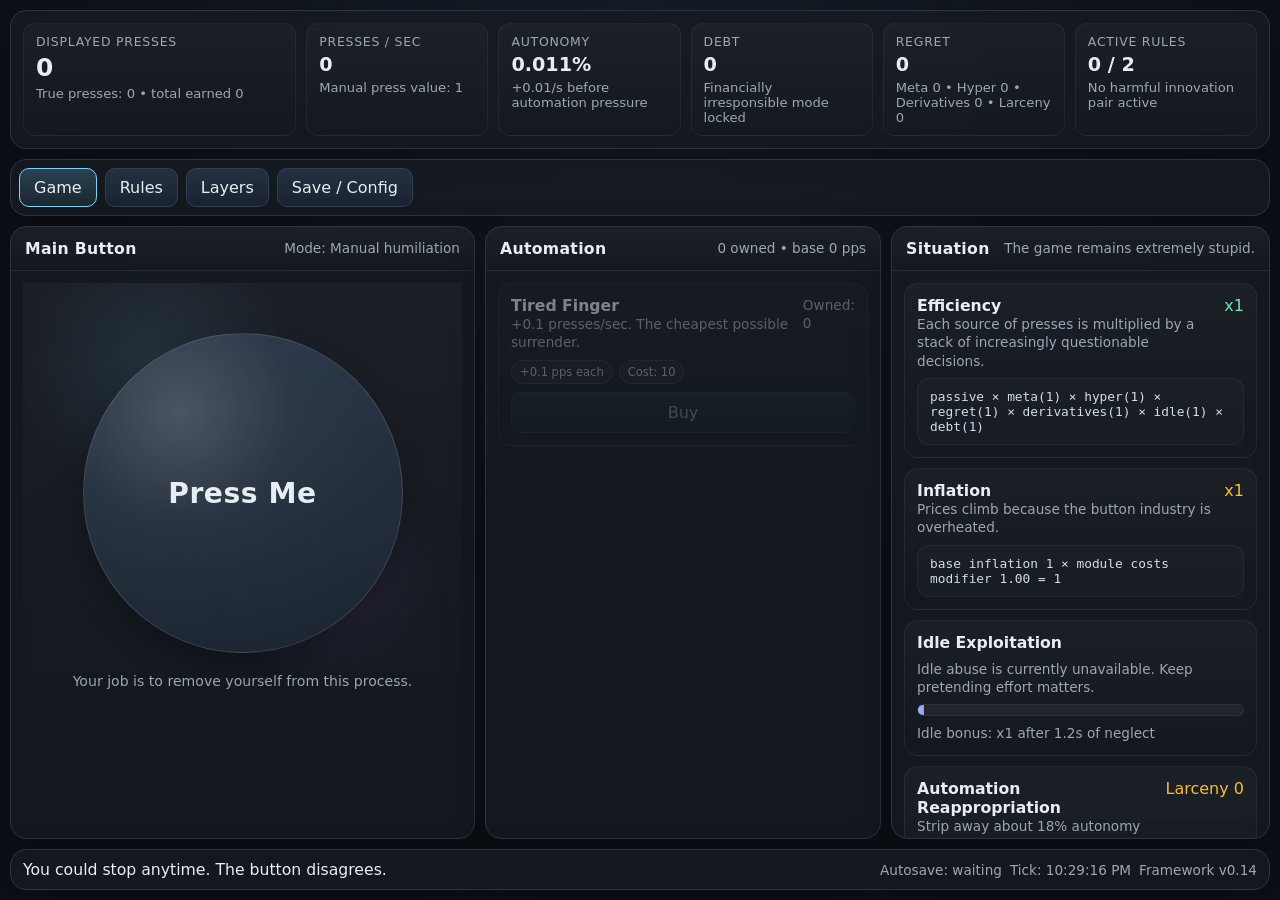
<file: index.html>
<!DOCTYPE html>
<html lang="en">
<head>
  <meta charset="UTF-8" />
  <meta name="viewport" content="width=device-width, initial-scale=1.0" />
  <title>Button That Learns To Press Itself</title>
    <link rel="stylesheet" href="./css/styles.css" />
</head>
<body>
  <div class="app">
    <div class="topbar">
      <div class="stat hero">
        <div class="label">Displayed Presses</div>
        <div class="value" id="displayedPresses">0</div>
        <div class="subvalue" id="truePressesSub">True total hidden in plain sight</div>
      </div>
      <div class="stat">
        <div class="label">Presses / sec</div>
        <div class="value" id="pps">0</div>
        <div class="subvalue" id="manualValue">Manual press value: 1</div>
      </div>
      <div class="stat">
        <div class="label">Autonomy</div>
        <div class="value" id="autonomyValue">0%</div>
        <div class="subvalue" id="autonomySub">Still dependent on you</div>
      </div>
      <div class="stat">
        <div class="label">Debt</div>
        <div class="value" id="debtValue">0</div>
        <div class="subvalue" id="debtSub">Financially irresponsible mode locked</div>
      </div>
      <div class="stat">
        <div class="label">Regret</div>
        <div class="value" id="regretValue">0</div>
        <div class="subvalue" id="layerSummary">No layers yet</div>
      </div>
      <div class="stat">
        <div class="label">Active Rules</div>
        <div class="value" id="activeRulesValue">0 / 2</div>
        <div class="subvalue" id="comboSummary">No harmful innovations selected</div>
      </div>
    </div>

    <div class="tabs" id="tabs"></div>

    <div class="content">
      <section class="tab-panel active" data-tab="play">
        <div class="game-grid">
          <div class="panel">
            <div class="panel-header">
              <h2>Main Button</h2>
              <div class="small" id="buttonModeLabel">Mode: Manual humiliation</div>
            </div>
            <div class="panel-body">
              <div class="scene-host" id="sceneHost">
                <div class="scene-root scene-root-dom active" id="buttonIdleSceneRoot" data-scene-id="button_idle">
                  <div class="button-stage">
                    <div class="button-sandbox" id="buttonSandbox">
                      <button class="big-button" id="mainButton">Press Me</button>
                      <div class="button-center-note" id="buttonNote">I built a game about not playing a game; it feels like self indulgence, or maybe self flagellation.</div>
                      <div id="fakeButtonLayer"></div>
                    </div>
                    <div class="popup-zone" id="popupZone"></div>
                    <div class="ending-modal" id="autonomyEndingModal" hidden>
                      <div class="ending-card">
                        <div class="popup-title">Full Autonomy Achieved</div>
                        <div class="small" id="endingBody">
                          The button no longer requires visible labor.
                        </div>
                        <div class="ending-actions">
                          <button class="action-btn" id="endingObserveBtn">Observe</button>
                          <button class="action-btn" id="endingReassertBtn">Reassert Control</button>
                          <button class="prestige-btn" id="endingPrestigeBtn">Prestige in Shame</button>
                        </div>
                      </div>
                    </div>
                  </div>
                </div>
              </div>
            </div>
          </div>

          <div class="column-stack">
            <div class="panel">
              <div class="panel-header">
                <h2>Automation</h2>
                <div class="small" id="automationSummary">0 owned</div>
              </div>
              <div class="panel-body">
                <div class="card-list" id="upgradeList"></div>
              </div>
            </div>
          </div>

          <div class="column-stack">
            <div class="panel">
              <div class="panel-header">
                <h2>Situation</h2>
                <div class="small">The game remains extremely stupid.</div>
              </div>
              <div class="panel-body">
                <div class="card-list">
                  <div class="card">
                    <div class="card-row">
                      <div>
                        <div class="card-title">Efficiency</div>
                        <div class="card-desc">Each source of presses is multiplied by a stack of increasingly questionable decisions.</div>
                      </div>
                      <div class="good nowrap" id="efficiencyValue">x1.00</div>
                    </div>
                    <div class="formula" id="formulaEfficiency"></div>
                  </div>
                  <div class="card">
                    <div class="card-row">
                      <div>
                        <div class="card-title">Inflation</div>
                        <div class="card-desc">Prices climb because the button industry is overheated.</div>
                      </div>
                      <div class="warn nowrap" id="inflationValue">x1.00</div>
                    </div>
                    <div class="formula" id="formulaInflation"></div>
                  </div>
                  <div class="card">
                    <div class="card-title">Idle Exploitation</div>
                    <div class="card-desc" id="idleDesc">Being absent is slowly becoming optimal, which feels disrespectful.</div>
                    <div class="meter"><span id="idleMeter"></span></div>
                    <div class="small" id="idleStatus">Idle bonus: x1.00</div>
                  </div>
                  <div class="card">
                    <div class="card-row">
                     <div>
                      <div class="card-title">Automation Reappropriation</div>
                      <div class="card-desc" id="dumbDownDesc">
                        Strip some autonomy away for a rising cost. The button is watching.
                      </div>
                    </div>
                   <div class="warn nowrap" id="larcenyValue">Larceny 0</div>
                   </div>
                    <div class="formula" id="dumbDownFormula"></div>
                    <button class="action-btn" id="dumbDownBtn">Dumb the Button Down</button>
                  </div>
                  <div class="card">
                    <div class="card-title">Recent Log</div>
                    <div class="log-box" id="recentLog"></div>
                  </div>
                </div>
              </div>
            </div>
          </div>
        </div>
      </section>

      <section class="tab-panel" data-tab="rules">
        <div class="grid-2" style="min-height: 0;">
          <div class="panel">
            <div class="panel-header">
              <h2>Rule Modules</h2>
              <div class="small">Exactly 2 can be active at once</div>
            </div>
            <div class="panel-body">
              <div class="card-list" id="moduleList"></div>
            </div>
          </div>
          <div class="column-stack">
            <div class="panel">
              <div class="panel-header">
                <h2>Active Loadout</h2>
                <div class="small" id="loadoutSummary">Nothing dangerous equipped</div>
              </div>
              <div class="panel-body">
                <div class="card-list" id="activeLoadoutList"></div>
              </div>
            </div>
            <div class="panel">
              <div class="panel-header">
                <h2>Combo Effects</h2>
                <div class="small">Some bad ideas work together</div>
              </div>
              <div class="panel-body">
                <div class="card-list" id="comboList"></div>
              </div>
            </div>
          </div>
        </div>
      </section>

      <section class="tab-panel" data-tab="layers">
        <div class="grid-2" style="min-height: 0;">
          <div class="panel">
            <div class="panel-header">
              <h2>Layer Resets</h2>
              <div class="small">Infinite escalation through poor life choices</div>
            </div>
            <div class="panel-body">
              <div class="card-list" id="layerList"></div>
            </div>
          </div>
          <div class="column-stack">
            <div class="panel">
              <div class="panel-header">
                <h2>Layer Inventory</h2>
                <div class="small">The economy was not meant to survive this</div>
              </div>
              <div class="panel-body">
                <div class="card-list" id="resourceList"></div>
              </div>
            </div>
            <div class="panel">
              <div class="panel-header">
                <h2>Formulas</h2>
                <div class="small">Data-driven and extensible</div>
              </div>
              <div class="panel-body">
                <div class="card-list" id="formulaList"></div>
              </div>
            </div>
          </div>
        </div>
      </section>

      <section class="tab-panel" data-tab="save">
        <div class="grid-2" style="min-height: 0;">
          <div class="column-stack">
            <div class="panel">
              <div class="panel-header">
                <h2>Save Tools</h2>
                <div class="small">Stored in localStorage</div>
              </div>
              <div class="panel-body">
                <div class="grid-3">
                  <button class="action-btn" id="saveBtn">Save Now</button>
                  <button class="action-btn" id="exportBtn">Export Save</button>
                  <button class="action-btn" id="importBtn">Import Save</button>
                </div>
                <div style="height: 10px;"></div>
                <textarea id="saveField" placeholder="Exported save string will appear here. Paste one here before importing."></textarea>
                <div style="height: 10px;"></div>
                <div class="grid-2">
                  <button class="action-btn" id="resetBtn">Hard Reset</button>
                  <button class="action-btn" id="fakeCrashBtn">Simulate Browser Abuse</button>
                </div>
                <div style="height: 10px;"></div>
                <div class="config-note" id="saveStatus">Autosaves every 5 seconds and on major actions.</div>
              </div>
            </div>
            <div class="panel">
              <div class="panel-header">
                <h2>Framework Notes</h2>
                <div class="small">How to extend the prototype</div>
              </div>
              <div class="panel-body">
                <div class="card-list" id="frameworkNotes"></div>
              </div>
            </div>
          </div>
          <div class="column-stack">
            <div class="panel">
              <div class="panel-header">
                <h2>Embedded Data JSON</h2>
                <div class="small">Edit this structure to add content</div>
              </div>
              <div class="panel-body">
                <div class="code-box" id="configPreview"></div>
              </div>
            </div>
            <div class="panel">
              <div class="panel-header">
                <h2>Session Stats</h2>
                <div class="small">Proof of bad decisions</div>
              </div>
              <div class="panel-body">
                <div class="card-list" id="sessionStats"></div>
              </div>
            </div>
          </div>
        </div>
      </section>
    </div>

    <div class="statusbar">
      <div class="message" id="messageBar">You could stop anytime. The button disagrees.</div>
      <div class="status-right">
        <span id="autosaveStatus">Autosave: waiting</span>
        <span id="clockStatus">Ticking</span>
        <span id="versionStatus">Framework v0.14</span>
      </div>
    </div>
  </div>

  <script id="gameData" type="application/json">
  {
    "meta": {
      "title": "Button That Learns To Press Itself",
      "version": "0.14",
      "saveKey": "buttonLearnsToPressItselfSave",
      "ticksPerSecond": 20,
      "maxActiveModules": 2
    },
    "tabs": [
      { "id": "play", "label": "Game" },
      { "id": "rules", "label": "Rules" },
      { "id": "layers", "label": "Layers" },
      { "id": "save", "label": "Save / Config" }
    ],
    "buttonNames": [
      "Press Me",
      "Don’t Press Me",
      "This Won’t Help",
      "You Again?",
      "Please Delegate",
      "Manual Labor",
      "Totally Optional",
      "Fine. Press It.",
      "This Is Not Progress",
      "Do Not Encourage It",
      "Who Did This To You?",
      "No Efficiency Gained",
      "Wasting Your Life Away"
    ],
    "messages": [
      "You built a machine to avoid a machine-shaped obligation.",
      "The button respects your commitment to avoiding effort by exerting effort.",
      "This is a very stupid industry and you are leading it.",
      "Every number here was invented by the button lobby.",
      "You could stop anytime. The system has prepared objections.",
      "The passive income is active disrespect.",
      "No regulator approved Press Debt.",
      "The fake buttons are a trust exercise that you are failing.",
      "The economy is now button-adjacent and unstable.",
      "Autonomy is just laziness with better branding.",
      "Push the button to make the number go up, my little pidgeon.",
      "Big numbers mean big dopamine, right?",
      "Have you spoken to a doctor about this behaviour yet?"
    ],
    "upgrades": [
      {
        "id": "tired_finger",
        "name": "Tired Finger",
        "description": "+0.1 presses/sec. The cheapest possible surrender.",
        "baseCost": 10,
        "costMult": 1.15,
        "pps": 0.1,
        "unlockAt": 0
      },
      {
        "id": "borrowed_finger",
        "name": "Borrowed Finger",
        "description": "+1 press/sec. Outsourced with no questions asked.",
        "baseCost": 50,
        "costMult": 1.17,
        "pps": 1,
        "unlockAt": 20
      },
      {
        "id": "questionable_machine",
        "name": "Questionable Machine",
        "description": "+5 presses/sec. Emits noises that feel illegal.",
        "baseCost": 250,
        "costMult": 1.21,
        "pps": 5,
        "unlockAt": 100
      },
      {
        "id": "definitely_not_a_sweatshop",
        "name": "Definitely Not a Sweatshop",
        "description": "+25 presses/sec. The name is doing too much work.",
        "baseCost": 1200,
        "costMult": 1.24,
        "pps": 25,
        "unlockAt": 800
      },
      {
        "id": "corporate_press_department",
        "name": "Corporate Press Department",
        "description": "+120 presses/sec. Now with meetings about pressing.",
        "baseCost": 12000,
        "costMult": 1.29,
        "pps": 120,
        "unlockAt": 4500
      },
      {
        "id": "press_farm",
        "name": "Press Farm",
        "description": "+750 presses/sec. Sustainably harvested nonsense.",
        "baseCost": 180000,
        "costMult": 1.33,
        "pps": 750,
        "unlockAt": 50000
      },
      {
        "id": "cloud_presser_cluster",
        "name": "Cloud Presser Cluster",
        "description": "+5000 presses/sec. Now your idleness is scalable.",
        "baseCost": 2600000,
        "costMult": 1.37,
        "pps": 5000,
        "unlockAt": 500000
      },
      {
        "id": "agency_of_autonomous_presses",
        "name": "Agency of Autonomous Presses",
        "description": "+40000 presses/sec. A bureaucracy of self-importance.",
        "baseCost": 45000000,
        "costMult": 1.42,
        "pps": 40000,
        "unlockAt": 5000000
      }
    ],
    "modules": [
      {
        "id": "friction_compensation",
        "name": "Friction Compensation",
        "description": "Manual clicks hit harder. Passive systems run smoother.",
        "unlockAt": 80,
        "incompatible": [],
        "effects": {
          "manualMult": 2.5,
          "passiveMult": 1.1
        }
      },
      {
        "id": "fraudulent_accounting",
        "name": "Fraudulent Accounting",
        "description": "Displayed totals become unreliable. Passive output improves anyway.",
        "unlockAt": 300,
        "incompatible": [],
        "effects": {
          "passiveMult": 1.6,
          "liarChance": 0.22,
          "costMult": 1.18
        }
      },
      {
        "id": "debt_spiral",
        "name": "Debt Spiral",
        "description": "Allows negative presses. More debt means more growth, which is not comforting.",
        "unlockAt": 1200,
        "incompatible": ["inflation_hedge"],
        "effects": {
          "allowDebt": true,
          "debtLimit": 2500,
          "debtBoost": 1.0,
          "passiveMult": 1.12
        }
      },
      {
        "id": "union_avoidance",
        "name": "Union Avoidance",
        "description": "Big passive growth. Manual clicks become spiritually optional.",
        "unlockAt": 3000,
        "incompatible": ["human_touch"],
        "effects": {
          "passiveMult": 1.9,
          "manualMult": 0.85,
          "autonomyGain": 0.07
        }
      },
      {
        "id": "human_touch",
        "name": "Human Touch",
        "description": "Manual clicks matter again. Automation becomes less dignified.",
        "unlockAt": 3000,
        "incompatible": ["union_avoidance"],
        "effects": {
          "manualMult": 8.2,
          "passiveMult": 0.76,
          "clickResetIdle": true
        }
      },
      {
        "id": "inflation_hedge",
        "name": "Inflation Hedge",
        "description": "Upgrade prices ease up a little. Debt is forbidden for obvious reasons.",
        "unlockAt": 1800,
        "incompatible": ["debt_spiral"],
        "effects": {
          "costMult": 0.72,
          "passiveMult": 1.08
        }
      },
      {
        "id": "user_repellant",
        "name": "User Repellant",
        "description": "The main button develops evasive behavior. It is not hiding anything from you.",
       "unlockAt": 8500,
       "incompatible": [],
       "effects": {
          "cursorEvasion": 1,
          "fakeButtons": 3,
         "manualMult": 20,
         "autonomyGain": 0.05,
         "fakeCrashRate": 0.004
        }
      
      },
      {
        "id": "anti_idle_compliance",
        "name": "Anti-Idle Compliance",
        "description": "Not clicking boosts income. The game grows more insulting about it.",
        "unlockAt": 600,
        "incompatible": [],
        "effects": {
          "idleEnabled": true,
          "idleScale": 1.0,
          "liarChance": 0.08
        }
      }
    ],
    "combos": [
      {
        "id": "creative_bankruptcy",
        "modules": ["debt_spiral", "fraudulent_accounting"],
        "name": "Creative Bankruptcy",
        "description": "Debt growth is stronger and the UI gets less honest.",
        "effects": {
          "debtComboMult": 2.0,
          "liarChance": 0.18,
          "passiveMult": 1.2
        }
      },
      {
        "id": "full_autonomy",
        "modules": ["union_avoidance", "user_repellant"],
        "name": "Full Autonomy",
        "description": "Autonomy rises faster and the button hides earlier.",
        "effects": {
          "autonomyGain": 0.12,
          "hideButtonAt": 80,
          "passiveMult": 1.25
        }
      },
      {
        "id": "resentful_presence",
        "modules": ["human_touch", "anti_idle_compliance"],
        "name": "Resentful Presence",
        "description": "Manual clicks and idle bonuses both get stronger, which is rude either way.",
        "effects": {
          "manualMult": 1.7,
          "idleScale": 1.4,
          "passiveMult": 1.05
        }
      },
      {
        "id": "competent_procurement",
        "modules": ["friction_compensation", "inflation_hedge"],
        "name": "Competent Procurement",
        "description": "Costs drop and automation runs slightly better. Disturbingly reasonable.",
        "effects": {
          "costMult": 0.65,
          "passiveMult": 1.15
        }
      }
    ],
    "layers": [
      {
        "id": "regret",
        "name": "Press Prestige",
        "resourceKey": "regret",
        "baseResource": "presses",
        "description": "Reset the button economy. Gain Regret for future boosts.",
        "unlockAt": 100000,
        "formula": "floor((log10(max(presses,1)) - 4)^2)",
        "effectText": "Regret increases all output and autonomy growth.",
        "reset": ["presses", "upgrades", "modules", "autonomy", "debt"]
      },
      {
        "id": "meta_presses",
        "name": "Meta-Presses",
        "resourceKey": "metaPresses",
        "baseResource": "presses",
        "description": "Distill raw presses into meta-presses that multiply passive production.",
        "unlockAt": 1000000,
        "formula": "floor((presses / 1000000)^0.5)",
        "effectText": "Each Meta-Press increases passive output and manual value.",
        "reset": []
      },
      {
        "id": "hyper_presses",
        "name": "Hyper-Presses",
        "resourceKey": "hyperPresses",
        "baseResource": "metaPresses",
        "description": "Compress meta-presses into hyper-presses to increase efficiency.",
        "unlockAt": 25,
        "formula": "floor((metaPresses / 25)^0.5)",
        "effectText": "Each Hyper-Press boosts efficiency and weakens inflation.",
        "reset": []
      },
      {
        "id": "press_derivatives",
        "name": "Press Derivatives",
        "resourceKey": "pressDerivatives",
        "baseResource": "hyperPresses",
        "description": "A bad financial abstraction that feeds autonomy and combo scaling.",
        "unlockAt": 10,
        "formula": "floor((hyperPresses / 10)^0.5)",
        "effectText": "Derivatives improve autonomy and layer gains.",
        "reset": []
      }
    ],
    "frameworkNotes": [
      "All gameplay content lives in the JSON block inside this HTML file. Add upgrades, modules, combos, and layers there first.",
      "The engine reads upgrade.pps and module.effects to calculate production. Extend effects in getComputed() and the UI renderers to support new mechanics.",
      "Layer formulas are implemented in getLayerGain(). Add new resource types by updating the save schema and boost calculations.",
      "The module system is the reusable puzzle layer. It already supports unlock thresholds, incompatibilities, active-slot limits, and pair synergies.",
      "Offline progress uses lastTick timestamps. The same save structure can be reused for other idle prototypes with different content JSON.",
      "Is this the best way to create this kind of game?  Absolutely not.  Is it the most lazy way I could think of?  Yes.",
      "David, use this dumb thing to start making the dumb thing you keep thinking about."
    ]
  }
  </script>

    <script src="./js/core/scene_manager.js"></script>
    <script src="./js/main.js"></script>
</body>
</html>
</file>
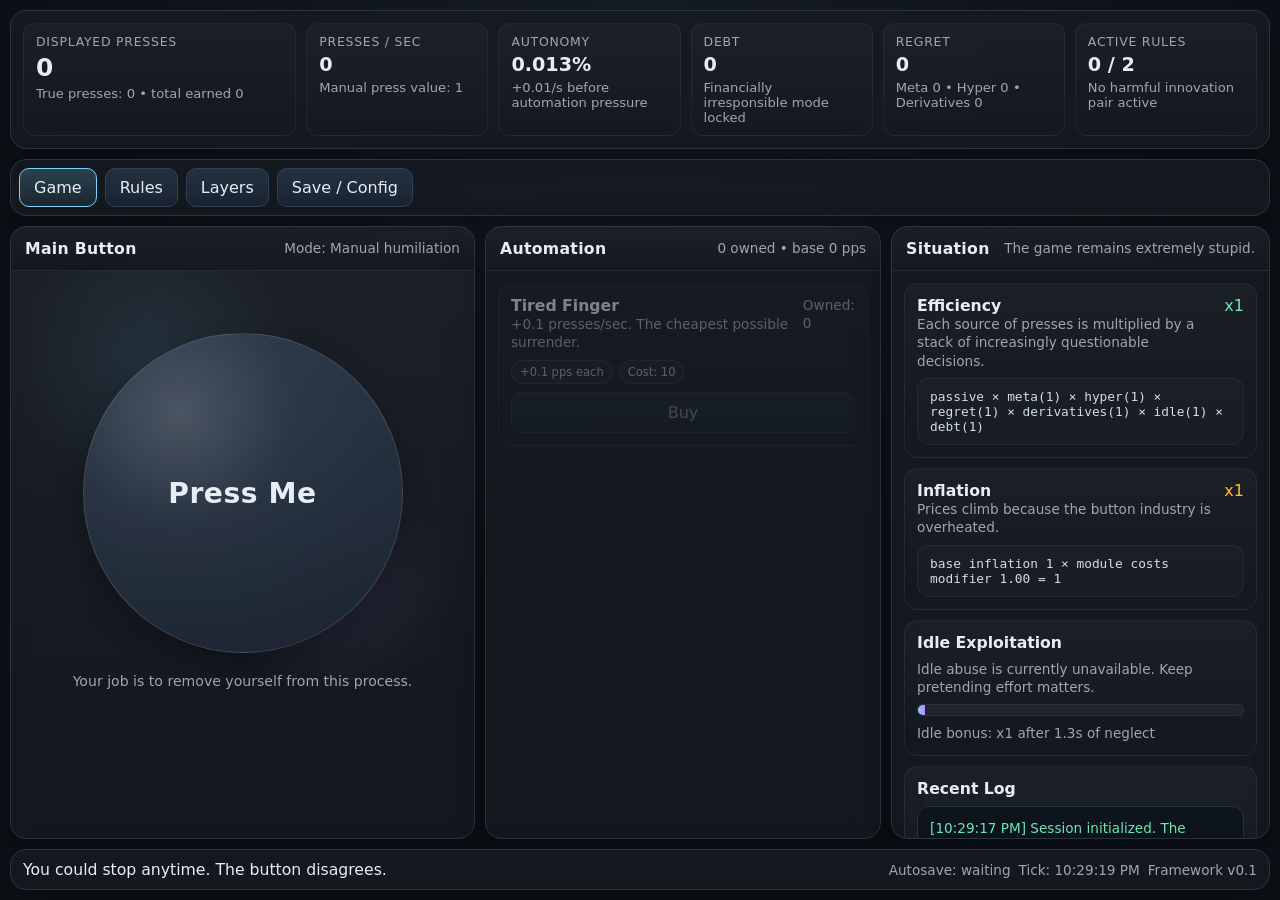
<file: button_that_learns_to_press_itself.html>
<!DOCTYPE html>
<html lang="en">
<head>
  <meta charset="UTF-8" />
  <meta name="viewport" content="width=device-width, initial-scale=1.0" />
  <title>Button That Learns To Press Itself</title>
  <style>
    :root {
      --bg: #0d1117;
      --panel: #161b22;
      --panel-2: #1f2630;
      --line: #2b3440;
      --text: #e6edf3;
      --muted: #9da7b3;
      --good: #6ee7b7;
      --warn: #fbbf24;
      --bad: #fb7185;
      --accent: #7dd3fc;
      --accent-2: #c084fc;
      --shadow: 0 16px 40px rgba(0,0,0,0.28);
      --radius: 16px;
      --radius-sm: 10px;
      --font: Inter, system-ui, -apple-system, BlinkMacSystemFont, "Segoe UI", sans-serif;
    }

    * { box-sizing: border-box; }
    html, body { height: 100%; margin: 0; background: radial-gradient(circle at top, #151c27 0%, var(--bg) 55%); color: var(--text); font-family: var(--font); overflow: hidden; }
    button, input, textarea, select { font: inherit; }

    .app {
      height: 100vh;
      display: grid;
      grid-template-rows: auto auto 1fr auto;
      gap: 10px;
      padding: 10px;
      position: relative;
    }

    .topbar, .tabs, .statusbar {
      background: rgba(22,27,34,0.82);
      border: 1px solid var(--line);
      border-radius: var(--radius);
      box-shadow: var(--shadow);
      backdrop-filter: blur(10px);
    }

    .topbar {
      display: grid;
      grid-template-columns: 1.5fr repeat(5, minmax(0, 1fr));
      gap: 10px;
      padding: 12px;
      align-items: stretch;
    }

    .stat {
      background: linear-gradient(180deg, rgba(255,255,255,0.03), rgba(255,255,255,0));
      border: 1px solid rgba(255,255,255,0.05);
      border-radius: 12px;
      padding: 10px 12px;
      min-width: 0;
    }

    .stat .label {
      font-size: 0.78rem;
      color: var(--muted);
      margin-bottom: 4px;
      text-transform: uppercase;
      letter-spacing: 0.06em;
    }

    .stat .value {
      font-size: 1.2rem;
      font-weight: 700;
      white-space: nowrap;
      overflow: hidden;
      text-overflow: ellipsis;
    }

    .stat.hero .value { font-size: 1.55rem; }
    .subvalue {
      color: var(--muted);
      font-size: 0.82rem;
      margin-top: 4px;
    }

    .tabs {
      display: flex;
      gap: 8px;
      padding: 8px;
      align-items: center;
      flex-wrap: wrap;
    }

    .tab-btn, .mini-btn, .action-btn, .card button, .module-toggle, .prestige-btn, .popup button {
      background: linear-gradient(180deg, #243041, #1a2330);
      color: var(--text);
      border: 1px solid #314155;
      border-radius: 10px;
      cursor: pointer;
      transition: transform 0.14s ease, border-color 0.14s ease, background 0.14s ease, opacity 0.14s ease;
    }

    .tab-btn:hover, .mini-btn:hover, .action-btn:hover, .card button:hover, .module-toggle:hover, .prestige-btn:hover, .popup button:hover {
      transform: translateY(-1px);
      border-color: var(--accent);
    }

    .tab-btn.active {
      background: linear-gradient(180deg, rgba(125,211,252,0.22), rgba(125,211,252,0.08));
      border-color: var(--accent);
    }

    .tab-btn, .mini-btn { padding: 9px 14px; }

    .content {
      min-height: 0;
      display: grid;
      grid-template-columns: 1.1fr 1fr 0.95fr;
      gap: 10px;
    }

    .tab-panel {
      display: none;
      min-height: 0;
      grid-column: 1 / -1;
      gap: 10px;
    }

    .tab-panel.active {
      display: grid;
    }

    .panel {
      background: rgba(22,27,34,0.84);
      border: 1px solid var(--line);
      border-radius: var(--radius);
      box-shadow: var(--shadow);
      min-height: 0;
      overflow: hidden;
      display: flex;
      flex-direction: column;
      backdrop-filter: blur(10px);
    }

    .panel-header {
      display: flex;
      justify-content: space-between;
      align-items: center;
      gap: 8px;
      padding: 12px 14px;
      border-bottom: 1px solid rgba(255,255,255,0.05);
      background: linear-gradient(180deg, rgba(255,255,255,0.03), rgba(255,255,255,0));
    }

    .panel-header h2, .panel-header h3 {
      margin: 0;
      font-size: 0.98rem;
      letter-spacing: 0.02em;
    }

    .panel-body {
      padding: 12px;
      overflow: auto;
      min-height: 0;
    }

    .game-grid {
      display: grid;
      grid-template-columns: 1.08fr 0.92fr 0.88fr;
      gap: 10px;
      min-height: 0;
    }

    .button-stage {
      position: relative;
      display: flex;
      align-items: center;
      justify-content: center;
      min-height: 0;
      overflow: hidden;
      background:
        radial-gradient(circle at 30% 20%, rgba(125,211,252,0.10), transparent 30%),
        radial-gradient(circle at 70% 70%, rgba(192,132,252,0.10), transparent 26%),
        linear-gradient(180deg, rgba(255,255,255,0.03), rgba(255,255,255,0));
    }

    .button-sandbox {
      position: relative;
      width: 100%;
      height: 100%;
      min-height: 420px;
    }

    .big-button, .fake-button {
      position: absolute;
      transform: translate(-50%, -50%);
      border-radius: 999px;
      border: 1px solid rgba(255,255,255,0.12);
      box-shadow: 0 12px 28px rgba(0,0,0,0.25);
      user-select: none;
    }

    .big-button {
      width: min(38vw, 320px);
      height: min(38vw, 320px);
      min-width: 220px;
      min-height: 220px;
      max-width: 320px;
      max-height: 320px;
      background: radial-gradient(circle at 30% 25%, rgba(255,255,255,0.18), rgba(255,255,255,0.04) 35%, rgba(0,0,0,0.1) 100%), linear-gradient(180deg, #253244, #1b2532);
      color: var(--text);
      font-size: clamp(1.2rem, 2.2vw, 1.8rem);
      font-weight: 800;
      letter-spacing: 0.02em;
      padding: 20px;
      cursor: pointer;
      z-index: 5;
    }

    .big-button.hidden {
      opacity: 0.06;
      pointer-events: none;
      filter: blur(2px);
    }

    .button-center-note {
      position: absolute;
      left: 50%;
      top: calc(50% + 180px);
      transform: translateX(-50%);
      color: var(--muted);
      font-size: 0.88rem;
      text-align: center;
      width: min(80%, 400px);
      z-index: 4;
    }

    .fake-button {
      padding: 10px 16px;
      min-width: 110px;
      background: linear-gradient(180deg, #202833, #151c24);
      color: var(--muted);
      cursor: not-allowed;
      opacity: 0.86;
      z-index: 2;
    }

    .column-stack {
      display: grid;
      gap: 10px;
      min-height: 0;
    }

    .card-list {
      display: grid;
      gap: 10px;
    }

    .card {
      background: linear-gradient(180deg, rgba(255,255,255,0.03), rgba(255,255,255,0));
      border: 1px solid rgba(255,255,255,0.06);
      border-radius: 14px;
      padding: 12px;
      display: grid;
      gap: 8px;
    }

    .card-row {
      display: flex;
      justify-content: space-between;
      align-items: flex-start;
      gap: 10px;
    }

    .card-title {
      font-weight: 700;
      font-size: 0.98rem;
    }

    .card-desc, .small, .config-note {
      color: var(--muted);
      font-size: 0.85rem;
      line-height: 1.35;
    }

    .tag-row {
      display: flex;
      flex-wrap: wrap;
      gap: 6px;
    }

    .tag {
      font-size: 0.72rem;
      border-radius: 999px;
      padding: 4px 8px;
      border: 1px solid rgba(255,255,255,0.07);
      color: var(--muted);
      background: rgba(255,255,255,0.03);
    }

    .good { color: var(--good); }
    .warn { color: var(--warn); }
    .bad { color: var(--bad); }

    .card button, .module-toggle, .prestige-btn, .action-btn {
      padding: 10px 12px;
      width: 100%;
    }

    .card button:disabled,
    .module-toggle:disabled,
    .prestige-btn:disabled,
    .action-btn:disabled {
      cursor: not-allowed;
      opacity: 0.45;
      transform: none;
    }

    .meter {
      height: 12px;
      background: rgba(255,255,255,0.05);
      border-radius: 999px;
      overflow: hidden;
      border: 1px solid rgba(255,255,255,0.05);
    }

    .meter > span {
      display: block;
      height: 100%;
      width: 0%;
      background: linear-gradient(90deg, var(--accent), var(--accent-2));
      transition: width 0.3s ease;
    }

    .log-box, textarea, .code-box {
      width: 100%;
      background: #0e141c;
      color: #dce5ef;
      border: 1px solid #283141;
      border-radius: 12px;
      padding: 12px;
      min-height: 140px;
      resize: vertical;
      line-height: 1.4;
    }

    .code-box {
      white-space: pre-wrap;
      font-family: ui-monospace, SFMono-Regular, Menlo, Consolas, monospace;
      font-size: 0.82rem;
      overflow: auto;
      max-height: 320px;
    }

    .grid-2, .grid-3 {
      display: grid;
      gap: 10px;
    }

    .grid-2 { grid-template-columns: repeat(2, minmax(0, 1fr)); }
    .grid-3 { grid-template-columns: repeat(3, minmax(0, 1fr)); }

    .statusbar {
      padding: 10px 12px;
      display: grid;
      grid-template-columns: 1.35fr 1fr;
      gap: 10px;
      align-items: center;
    }

    .message {
      font-size: 0.98rem;
      white-space: nowrap;
      overflow: hidden;
      text-overflow: ellipsis;
    }

    .status-right {
      display: flex;
      justify-content: flex-end;
      flex-wrap: wrap;
      gap: 8px;
      color: var(--muted);
      font-size: 0.85rem;
    }

    .popup-zone {
      position: absolute;
      inset: 0;
      pointer-events: none;
      overflow: hidden;
      z-index: 20;
    }

    .popup {
      position: absolute;
      width: 220px;
      background: rgba(17, 24, 34, 0.94);
      border: 1px solid #3b4a61;
      border-radius: 14px;
      box-shadow: var(--shadow);
      padding: 12px;
      pointer-events: auto;
      display: grid;
      gap: 10px;
    }

    .popup-title {
      font-weight: 700;
      font-size: 0.92rem;
    }

    .popup button {
      padding: 8px 10px;
    }

    .formula {
      padding: 10px 12px;
      border-radius: 12px;
      border: 1px solid rgba(255,255,255,0.05);
      background: rgba(255,255,255,0.02);
      font-family: ui-monospace, SFMono-Regular, Menlo, Consolas, monospace;
      font-size: 0.8rem;
      color: #d2dde9;
    }

    .pill-line {
      display: flex;
      flex-wrap: wrap;
      gap: 8px;
    }

    .pill {
      border-radius: 999px;
      padding: 6px 10px;
      font-size: 0.8rem;
      border: 1px solid rgba(255,255,255,0.06);
      background: rgba(255,255,255,0.03);
      color: var(--muted);
    }

    .locked {
      opacity: 0.5;
      filter: grayscale(0.3);
    }

    .nowrap { white-space: nowrap; }

    @media (max-width: 1200px) {
      .topbar { grid-template-columns: repeat(3, minmax(0, 1fr)); }
      .game-grid { grid-template-columns: 1fr; }
      .content, .statusbar { grid-template-columns: 1fr; }
      .button-sandbox { min-height: 340px; }
      .big-button { width: 240px; height: 240px; }
    }

    @media (max-width: 760px) {
      .topbar { grid-template-columns: repeat(2, minmax(0, 1fr)); }
      .grid-2, .grid-3 { grid-template-columns: 1fr; }
      .message { white-space: normal; }
      html, body { overflow: auto; }
      .app { height: auto; min-height: 100vh; }
    }
  </style>
</head>
<body>
  <div class="app">
    <div class="topbar">
      <div class="stat hero">
        <div class="label">Displayed Presses</div>
        <div class="value" id="displayedPresses">0</div>
        <div class="subvalue" id="truePressesSub">True total hidden in plain sight</div>
      </div>
      <div class="stat">
        <div class="label">Presses / sec</div>
        <div class="value" id="pps">0</div>
        <div class="subvalue" id="manualValue">Manual press value: 1</div>
      </div>
      <div class="stat">
        <div class="label">Autonomy</div>
        <div class="value" id="autonomyValue">0%</div>
        <div class="subvalue" id="autonomySub">Still dependent on you</div>
      </div>
      <div class="stat">
        <div class="label">Debt</div>
        <div class="value" id="debtValue">0</div>
        <div class="subvalue" id="debtSub">Financially irresponsible mode locked</div>
      </div>
      <div class="stat">
        <div class="label">Regret</div>
        <div class="value" id="regretValue">0</div>
        <div class="subvalue" id="layerSummary">No layers yet</div>
      </div>
      <div class="stat">
        <div class="label">Active Rules</div>
        <div class="value" id="activeRulesValue">0 / 2</div>
        <div class="subvalue" id="comboSummary">No harmful innovations selected</div>
      </div>
    </div>

    <div class="tabs" id="tabs"></div>

    <div class="content">
      <section class="tab-panel active" data-tab="play">
        <div class="game-grid">
          <div class="panel">
            <div class="panel-header">
              <h2>Main Button</h2>
              <div class="small" id="buttonModeLabel">Mode: Manual humiliation</div>
            </div>
            <div class="panel-body button-stage">
              <div class="button-sandbox" id="buttonSandbox">
                <button class="big-button" id="mainButton">Press Me</button>
                <div class="button-center-note" id="buttonNote">I built a game about not playing a game; it feels like self indulgence, or maybe self flagellation.</div>
                <div id="fakeButtonLayer"></div>
              </div>
              <div class="popup-zone" id="popupZone"></div>
            </div>
          </div>

          <div class="column-stack">
            <div class="panel">
              <div class="panel-header">
                <h2>Automation</h2>
                <div class="small" id="automationSummary">0 owned</div>
              </div>
              <div class="panel-body">
                <div class="card-list" id="upgradeList"></div>
              </div>
            </div>
          </div>

          <div class="column-stack">
            <div class="panel">
              <div class="panel-header">
                <h2>Situation</h2>
                <div class="small">The game remains extremely stupid.</div>
              </div>
              <div class="panel-body">
                <div class="card-list">
                  <div class="card">
                    <div class="card-row">
                      <div>
                        <div class="card-title">Efficiency</div>
                        <div class="card-desc">Each source of presses is multiplied by a stack of increasingly questionable decisions.</div>
                      </div>
                      <div class="good nowrap" id="efficiencyValue">x1.00</div>
                    </div>
                    <div class="formula" id="formulaEfficiency"></div>
                  </div>
                  <div class="card">
                    <div class="card-row">
                      <div>
                        <div class="card-title">Inflation</div>
                        <div class="card-desc">Prices climb because the button industry is overheated.</div>
                      </div>
                      <div class="warn nowrap" id="inflationValue">x1.00</div>
                    </div>
                    <div class="formula" id="formulaInflation"></div>
                  </div>
                  <div class="card">
                    <div class="card-title">Idle Exploitation</div>
                    <div class="card-desc" id="idleDesc">Being absent is slowly becoming optimal, which feels disrespectful.</div>
                    <div class="meter"><span id="idleMeter"></span></div>
                    <div class="small" id="idleStatus">Idle bonus: x1.00</div>
                  </div>
                  <div class="card">
                    <div class="card-title">Recent Log</div>
                    <div class="log-box" id="recentLog"></div>
                  </div>
                </div>
              </div>
            </div>
          </div>
        </div>
      </section>

      <section class="tab-panel" data-tab="rules">
        <div class="grid-2" style="min-height: 0;">
          <div class="panel">
            <div class="panel-header">
              <h2>Rule Modules</h2>
              <div class="small">Exactly 2 can be active at once</div>
            </div>
            <div class="panel-body">
              <div class="card-list" id="moduleList"></div>
            </div>
          </div>
          <div class="column-stack">
            <div class="panel">
              <div class="panel-header">
                <h2>Active Loadout</h2>
                <div class="small" id="loadoutSummary">Nothing dangerous equipped</div>
              </div>
              <div class="panel-body">
                <div class="card-list" id="activeLoadoutList"></div>
              </div>
            </div>
            <div class="panel">
              <div class="panel-header">
                <h2>Combo Effects</h2>
                <div class="small">Some bad ideas work together</div>
              </div>
              <div class="panel-body">
                <div class="card-list" id="comboList"></div>
              </div>
            </div>
          </div>
        </div>
      </section>

      <section class="tab-panel" data-tab="layers">
        <div class="grid-2" style="min-height: 0;">
          <div class="panel">
            <div class="panel-header">
              <h2>Layer Resets</h2>
              <div class="small">Infinite escalation through poor life choices</div>
            </div>
            <div class="panel-body">
              <div class="card-list" id="layerList"></div>
            </div>
          </div>
          <div class="column-stack">
            <div class="panel">
              <div class="panel-header">
                <h2>Layer Inventory</h2>
                <div class="small">The economy was not meant to survive this</div>
              </div>
              <div class="panel-body">
                <div class="card-list" id="resourceList"></div>
              </div>
            </div>
            <div class="panel">
              <div class="panel-header">
                <h2>Formulas</h2>
                <div class="small">Data-driven and extensible</div>
              </div>
              <div class="panel-body">
                <div class="card-list" id="formulaList"></div>
              </div>
            </div>
          </div>
        </div>
      </section>

      <section class="tab-panel" data-tab="save">
        <div class="grid-2" style="min-height: 0;">
          <div class="column-stack">
            <div class="panel">
              <div class="panel-header">
                <h2>Save Tools</h2>
                <div class="small">Stored in localStorage</div>
              </div>
              <div class="panel-body">
                <div class="grid-3">
                  <button class="action-btn" id="saveBtn">Save Now</button>
                  <button class="action-btn" id="exportBtn">Export Save</button>
                  <button class="action-btn" id="importBtn">Import Save</button>
                </div>
                <div style="height: 10px;"></div>
                <textarea id="saveField" placeholder="Exported save string will appear here. Paste one here before importing."></textarea>
                <div style="height: 10px;"></div>
                <div class="grid-2">
                  <button class="action-btn" id="resetBtn">Hard Reset</button>
                  <button class="action-btn" id="fakeCrashBtn">Simulate Browser Abuse</button>
                </div>
                <div style="height: 10px;"></div>
                <div class="config-note" id="saveStatus">Autosaves every 5 seconds and on major actions.</div>
              </div>
            </div>
            <div class="panel">
              <div class="panel-header">
                <h2>Framework Notes</h2>
                <div class="small">How to extend the prototype</div>
              </div>
              <div class="panel-body">
                <div class="card-list" id="frameworkNotes"></div>
              </div>
            </div>
          </div>
          <div class="column-stack">
            <div class="panel">
              <div class="panel-header">
                <h2>Embedded Data JSON</h2>
                <div class="small">Edit this structure to add content</div>
              </div>
              <div class="panel-body">
                <div class="code-box" id="configPreview"></div>
              </div>
            </div>
            <div class="panel">
              <div class="panel-header">
                <h2>Session Stats</h2>
                <div class="small">Proof of bad decisions</div>
              </div>
              <div class="panel-body">
                <div class="card-list" id="sessionStats"></div>
              </div>
            </div>
          </div>
        </div>
      </section>
    </div>

    <div class="statusbar">
      <div class="message" id="messageBar">You could stop anytime. The button disagrees.</div>
      <div class="status-right">
        <span id="autosaveStatus">Autosave: waiting</span>
        <span id="clockStatus">Ticking</span>
        <span id="versionStatus">Framework v0.1</span>
      </div>
    </div>
  </div>

  <script id="gameData" type="application/json">
  {
    "meta": {
      "title": "Button That Learns To Press Itself",
      "version": "0.1",
      "saveKey": "buttonLearnsToPressItselfSave",
      "ticksPerSecond": 20,
      "maxActiveModules": 2
    },
    "tabs": [
      { "id": "play", "label": "Game" },
      { "id": "rules", "label": "Rules" },
      { "id": "layers", "label": "Layers" },
      { "id": "save", "label": "Save / Config" }
    ],
    "buttonNames": [
      "Press Me",
      "Don’t Press Me",
      "This Won’t Help",
      "You Again?",
      "Please Delegate",
      "Manual Labor",
      "Totally Optional",
      "Fine. Press It.",
      "This Is Not Progress",
      "Do Not Encourage It"
    ],
    "messages": [
      "You built a machine to avoid a machine-shaped obligation.",
      "The button respects your commitment to avoiding effort by exerting effort.",
      "This is a very stupid industry and you are leading it.",
      "Every number here was invented by the button lobby.",
      "You could stop anytime. The system has prepared objections.",
      "The passive income is active disrespect.",
      "No regulator approved Press Debt.",
      "The fake buttons are a trust exercise that you are failing.",
      "The economy is now button-adjacent and unstable.",
      "Autonomy is just laziness with better branding."
    ],
    "upgrades": [
      {
        "id": "tired_finger",
        "name": "Tired Finger",
        "description": "+0.1 presses/sec. The cheapest possible surrender.",
        "baseCost": 10,
        "costMult": 1.15,
        "pps": 0.1,
        "unlockAt": 0
      },
      {
        "id": "borrowed_finger",
        "name": "Borrowed Finger",
        "description": "+1 press/sec. Outsourced with no questions asked.",
        "baseCost": 50,
        "costMult": 1.17,
        "pps": 1,
        "unlockAt": 20
      },
      {
        "id": "questionable_machine",
        "name": "Questionable Machine",
        "description": "+5 presses/sec. Emits noises that feel illegal.",
        "baseCost": 250,
        "costMult": 1.21,
        "pps": 5,
        "unlockAt": 100
      },
      {
        "id": "definitely_not_a_sweatshop",
        "name": "Definitely Not a Sweatshop",
        "description": "+25 presses/sec. The name is doing too much work.",
        "baseCost": 1200,
        "costMult": 1.24,
        "pps": 25,
        "unlockAt": 800
      },
      {
        "id": "corporate_press_department",
        "name": "Corporate Press Department",
        "description": "+120 presses/sec. Now with meetings about pressing.",
        "baseCost": 12000,
        "costMult": 1.29,
        "pps": 120,
        "unlockAt": 4500
      },
      {
        "id": "press_farm",
        "name": "Press Farm",
        "description": "+750 presses/sec. Sustainably harvested nonsense.",
        "baseCost": 180000,
        "costMult": 1.33,
        "pps": 750,
        "unlockAt": 50000
      },
      {
        "id": "cloud_presser_cluster",
        "name": "Cloud Presser Cluster",
        "description": "+5000 presses/sec. Now your idleness is scalable.",
        "baseCost": 2600000,
        "costMult": 1.37,
        "pps": 5000,
        "unlockAt": 500000
      },
      {
        "id": "agency_of_autonomous_presses",
        "name": "Agency of Autonomous Presses",
        "description": "+40000 presses/sec. A bureaucracy of self-importance.",
        "baseCost": 45000000,
        "costMult": 1.42,
        "pps": 40000,
        "unlockAt": 5000000
      }
    ],
    "modules": [
      {
        "id": "friction_compensation",
        "name": "Friction Compensation",
        "description": "Manual clicks hit harder. Passive systems run smoother.",
        "unlockAt": 80,
        "incompatible": [],
        "effects": {
          "manualMult": 1.5,
          "passiveMult": 1.1
        }
      },
      {
        "id": "fraudulent_accounting",
        "name": "Fraudulent Accounting",
        "description": "Displayed totals become unreliable. Passive output improves anyway.",
        "unlockAt": 300,
        "incompatible": [],
        "effects": {
          "passiveMult": 1.6,
          "liarChance": 0.22,
          "costMult": 1.18
        }
      },
      {
        "id": "debt_spiral",
        "name": "Debt Spiral",
        "description": "Allows negative presses. More debt means more growth, which is not comforting.",
        "unlockAt": 1200,
        "incompatible": ["inflation_hedge"],
        "effects": {
          "allowDebt": true,
          "debtLimit": 2500,
          "debtBoost": 1.0,
          "passiveMult": 1.12
        }
      },
      {
        "id": "union_avoidance",
        "name": "Union Avoidance",
        "description": "Big passive growth. Manual clicks become spiritually optional.",
        "unlockAt": 3000,
        "incompatible": ["human_touch"],
        "effects": {
          "passiveMult": 1.9,
          "manualMult": 0.85,
          "autonomyGain": 0.07
        }
      },
      {
        "id": "human_touch",
        "name": "Human Touch",
        "description": "Manual clicks matter again. Automation becomes less dignified.",
        "unlockAt": 3000,
        "incompatible": ["union_avoidance"],
        "effects": {
          "manualMult": 3.2,
          "passiveMult": 0.76,
          "clickResetIdle": true
        }
      },
      {
        "id": "inflation_hedge",
        "name": "Inflation Hedge",
        "description": "Upgrade prices ease up a little. Debt is forbidden for obvious reasons.",
        "unlockAt": 1800,
        "incompatible": ["debt_spiral"],
        "effects": {
          "costMult": 0.72,
          "passiveMult": 1.08
        }
      },
      {
        "id": "cursor_repellent",
        "name": "Cursor Repellent",
        "description": "The main button develops evasive behavior. Fake buttons increase.",
        "unlockAt": 8500,
        "incompatible": [],
        "effects": {
          "cursorEvasion": 1,
          "fakeButtons": 3,
          "autonomyGain": 0.05
        }
      },
      {
        "id": "anti_idle_compliance",
        "name": "Anti-Idle Compliance",
        "description": "Not clicking boosts income. The game grows more insulting about it.",
        "unlockAt": 600,
        "incompatible": [],
        "effects": {
          "idleEnabled": true,
          "idleScale": 1.0,
          "liarChance": 0.08
        }
      }
    ],
    "combos": [
      {
        "id": "creative_bankruptcy",
        "modules": ["debt_spiral", "fraudulent_accounting"],
        "name": "Creative Bankruptcy",
        "description": "Debt growth is stronger and the UI gets less honest.",
        "effects": {
          "debtComboMult": 2.0,
          "liarChance": 0.18,
          "passiveMult": 1.2
        }
      },
      {
        "id": "full_autonomy",
        "modules": ["union_avoidance", "cursor_repellent"],
        "name": "Full Autonomy",
        "description": "Autonomy rises faster and the button hides earlier.",
        "effects": {
          "autonomyGain": 0.12,
          "hideButtonAt": 80,
          "passiveMult": 1.25
        }
      },
      {
        "id": "resentful_presence",
        "modules": ["human_touch", "anti_idle_compliance"],
        "name": "Resentful Presence",
        "description": "Manual clicks and idle bonuses both get stronger, which is rude either way.",
        "effects": {
          "manualMult": 1.7,
          "idleScale": 1.4,
          "passiveMult": 1.05
        }
      },
      {
        "id": "competent_procurement",
        "modules": ["friction_compensation", "inflation_hedge"],
        "name": "Competent Procurement",
        "description": "Costs drop and automation runs slightly better. Disturbingly reasonable.",
        "effects": {
          "costMult": 0.65,
          "passiveMult": 1.15
        }
      }
    ],
    "layers": [
      {
        "id": "regret",
        "name": "Press Prestige",
        "resourceKey": "regret",
        "baseResource": "presses",
        "description": "Reset the button economy. Gain Regret for future boosts.",
        "unlockAt": 100000,
        "formula": "floor((log10(max(presses,1)) - 4)^2)",
        "effectText": "Regret increases all output and autonomy growth.",
        "reset": ["presses", "upgrades", "modules", "autonomy", "debt"]
      },
      {
        "id": "meta_presses",
        "name": "Meta-Presses",
        "resourceKey": "metaPresses",
        "baseResource": "presses",
        "description": "Distill raw presses into meta-presses that multiply passive production.",
        "unlockAt": 1000000,
        "formula": "floor((presses / 1000000)^0.5)",
        "effectText": "Each Meta-Press increases passive output and manual value.",
        "reset": []
      },
      {
        "id": "hyper_presses",
        "name": "Hyper-Presses",
        "resourceKey": "hyperPresses",
        "baseResource": "metaPresses",
        "description": "Compress meta-presses into hyper-presses to increase efficiency.",
        "unlockAt": 25,
        "formula": "floor((metaPresses / 25)^0.5)",
        "effectText": "Each Hyper-Press boosts efficiency and weakens inflation.",
        "reset": []
      },
      {
        "id": "press_derivatives",
        "name": "Press Derivatives",
        "resourceKey": "pressDerivatives",
        "baseResource": "hyperPresses",
        "description": "A bad financial abstraction that feeds autonomy and combo scaling.",
        "unlockAt": 10,
        "formula": "floor((hyperPresses / 10)^0.5)",
        "effectText": "Derivatives improve autonomy and layer gains.",
        "reset": []
      }
    ],
    "frameworkNotes": [
      "All gameplay content lives in the JSON block inside this HTML file. Add upgrades, modules, combos, and layers there first.",
      "The engine reads upgrade.pps and module.effects to calculate production. Extend effects in getComputed() and the UI renderers to support new mechanics.",
      "Layer formulas are implemented in getLayerGain(). Add new resource types by updating the save schema and boost calculations.",
      "The module system is the reusable puzzle layer. It already supports unlock thresholds, incompatibilities, active-slot limits, and pair synergies.",
      "Offline progress uses lastTick timestamps. The same save structure can be reused for other idle prototypes with different content JSON."
    ]
  }
  </script>

  <script>
    (() => {
      const CONFIG = JSON.parse(document.getElementById('gameData').textContent);
      const $ = (id) => document.getElementById(id);
      const bySel = (sel, root = document) => Array.from(root.querySelectorAll(sel));
      const clamp = (v, min, max) => Math.max(min, Math.min(max, v));
      const now = () => Date.now();
      const log10 = (v) => Math.log(v) / Math.log(10);

      const defaultState = () => ({
        presses: 0,
        totalPressesEarned: 0,
        totalManualPresses: 0,
        totalGeneratedPresses: 0,
        regret: 0,
        metaPresses: 0,
        hyperPresses: 0,
        pressDerivatives: 0,
        autonomy: 0,
        debt: 0,
        upgrades: Object.fromEntries(CONFIG.upgrades.map(u => [u.id, 0])),
        activeModules: [],
        unlockedLayers: [],
        stats: {
          clicks: 0,
          realClicks: 0,
          fakeClicks: 0,
          popupsClosed: 0,
          prestiges: 0,
          imports: 0,
          exports: 0
        },
        session: {
          lastTick: now(),
          lastSave: 0,
          lastClick: now(),
          currentMessage: 0,
          buttonNameIndex: 0,
          liarsShown: 0,
          lastButtonJump: 0,
          fakeCrashCount: 0,
          offlineSeconds: 0
        },
        ui: {
          activeTab: 'play',
          mainButtonPos: { x: 50, y: 50 },
          fakeButtons: [],
          popups: []
        },
        flags: {
          introducedDebt: false,
          introducedFakeButtons: false,
          introducedLayers: false
        }
      });

      let state = loadGame() || defaultState();
      let tickHandle = null;
      let saveHandle = null;
      let lastFrame = now();
      let lastUiRender = 0;

      const elements = {
        tabs: $('tabs'),
        displayedPresses: $('displayedPresses'),
        truePressesSub: $('truePressesSub'),
        pps: $('pps'),
        manualValue: $('manualValue'),
        autonomyValue: $('autonomyValue'),
        autonomySub: $('autonomySub'),
        debtValue: $('debtValue'),
        debtSub: $('debtSub'),
        regretValue: $('regretValue'),
        layerSummary: $('layerSummary'),
        activeRulesValue: $('activeRulesValue'),
        comboSummary: $('comboSummary'),
        buttonModeLabel: $('buttonModeLabel'),
        buttonNote: $('buttonNote'),
        mainButton: $('mainButton'),
        buttonSandbox: $('buttonSandbox'),
        fakeButtonLayer: $('fakeButtonLayer'),
        popupZone: $('popupZone'),
        upgradeList: $('upgradeList'),
        moduleList: $('moduleList'),
        activeLoadoutList: $('activeLoadoutList'),
        comboList: $('comboList'),
        layerList: $('layerList'),
        resourceList: $('resourceList'),
        formulaList: $('formulaList'),
        frameworkNotes: $('frameworkNotes'),
        configPreview: $('configPreview'),
        recentLog: $('recentLog'),
        messageBar: $('messageBar'),
        autosaveStatus: $('autosaveStatus'),
        clockStatus: $('clockStatus'),
        versionStatus: $('versionStatus'),
        automationSummary: $('automationSummary'),
        efficiencyValue: $('efficiencyValue'),
        formulaEfficiency: $('formulaEfficiency'),
        inflationValue: $('inflationValue'),
        formulaInflation: $('formulaInflation'),
        idleMeter: $('idleMeter'),
        idleStatus: $('idleStatus'),
        idleDesc: $('idleDesc'),
        loadoutSummary: $('loadoutSummary'),
        sessionStats: $('sessionStats'),
        saveField: $('saveField'),
        saveStatus: $('saveStatus')
      };

      function format(num, digits = 2) {
        if (!Number.isFinite(num)) return '∞';
        const abs = Math.abs(num);
        if (abs >= 1e12) return num.toExponential(2);
        if (abs >= 1e6) return new Intl.NumberFormat('en-US', { maximumFractionDigits: 2, notation: 'compact' }).format(num);
        if (abs >= 1000) return new Intl.NumberFormat('en-US', { maximumFractionDigits: 1 }).format(num);
        if (abs >= 10) return num.toFixed(1).replace(/\.0$/, '');
        if (abs >= 1) return num.toFixed(digits).replace(/0+$/, '').replace(/\.$/, '');
        if (abs === 0) return '0';
        return num.toFixed(3).replace(/0+$/, '').replace(/\.$/, '');
      }

      function logMessage(text, priority = 'normal') {
        state._log = state._log || [];
        state._log.unshift({ text, priority, ts: new Date().toLocaleTimeString() });
        state._log = state._log.slice(0, 18);
        elements.recentLog.innerHTML = state._log.map(entry => {
          const cls = entry.priority === 'bad' ? 'bad' : entry.priority === 'good' ? 'good' : entry.priority === 'warn' ? 'warn' : '';
          return `<div class="small ${cls}">[${entry.ts}] ${escapeHtml(entry.text)}</div>`;
        }).join('');
      }

      function escapeHtml(str) {
        return String(str)
          .replace(/&/g, '&amp;')
          .replace(/</g, '&lt;')
          .replace(/>/g, '&gt;')
          .replace(/"/g, '&quot;')
          .replace(/'/g, '&#39;');
      }

      function saveGame(showStatus = false) {
        state.session.lastTick = now();
        localStorage.setItem(CONFIG.meta.saveKey, JSON.stringify(state));
        state.session.lastSave = now();
        elements.autosaveStatus.textContent = `Autosave: ${new Date(state.session.lastSave).toLocaleTimeString()}`;
        if (showStatus) elements.saveStatus.textContent = `Saved at ${new Date(state.session.lastSave).toLocaleTimeString()}. The button remains.`;
      }

      function loadGame() {
        try {
          const raw = localStorage.getItem(CONFIG.meta.saveKey);
          if (!raw) return null;
          const parsed = JSON.parse(raw);
          const merged = deepMerge(defaultState(), parsed);
          return merged;
        } catch (err) {
          console.error(err);
          return null;
        }
      }

      function deepMerge(target, source) {
        if (!source || typeof source !== 'object') return target;
        for (const key of Object.keys(source)) {
          if (source[key] && typeof source[key] === 'object' && !Array.isArray(source[key])) {
            if (!target[key] || typeof target[key] !== 'object' || Array.isArray(target[key])) target[key] = {};
            deepMerge(target[key], source[key]);
          } else {
            target[key] = source[key];
          }
        }
        return target;
      }

      function exportSave() {
        saveGame();
        const encoded = btoa(unescape(encodeURIComponent(JSON.stringify(state))));
        elements.saveField.value = encoded;
        state.stats.exports += 1;
        logMessage('Exported save data. Very portable shame.', 'good');
        render();
      }

      function importSave() {
        try {
          const raw = elements.saveField.value.trim();
          if (!raw) {
            logMessage('Import failed because the save field was empty.', 'bad');
            return;
          }
          const parsed = JSON.parse(decodeURIComponent(escape(atob(raw))));
          state = deepMerge(defaultState(), parsed);
          state.stats.imports += 1;
          state.session.lastTick = now();
          saveGame(true);
          logMessage('Imported save data. The button remembers.', 'warn');
          render();
        } catch (err) {
          console.error(err);
          logMessage('Import failed. The button rejects malformed memory.', 'bad');
          elements.saveStatus.textContent = 'Import failed. Save string is not valid.';
        }
      }

      function hardReset() {
        state = defaultState();
        saveGame(true);
        logMessage('Hard reset complete. The button forgives nothing.', 'warn');
        render();
      }

      function getUpgradeCost(upgrade, owned = state.upgrades[upgrade.id] || 0) {
        const computed = getComputed();
        return Math.ceil(upgrade.baseCost * Math.pow(upgrade.costMult, owned) * computed.costMult);
      }

      function getModuleById(id) {
        return CONFIG.modules.find(m => m.id === id);
      }

      function getComboByModules(activeIds) {
        return CONFIG.combos.filter(combo => combo.modules.every(id => activeIds.includes(id)));
      }

      function getLayerGain(layer) {
        if (layer.id === 'regret') {
          if (state.presses < layer.unlockAt) return 0;
          const base = Math.max(state.presses, 1);
          return Math.max(0, Math.floor(Math.pow(Math.max(0, log10(base) - 4), 2) * (1 + state.pressDerivatives * 0.03)));
        }
        if (layer.id === 'meta_presses') {
          if (state.presses < layer.unlockAt) return 0;
          return Math.max(0, Math.floor(Math.pow(state.presses / 1_000_000, 0.5) * (1 + state.pressDerivatives * 0.015)));
        }
        if (layer.id === 'hyper_presses') {
          if (state.metaPresses < layer.unlockAt) return 0;
          return Math.max(0, Math.floor(Math.pow(state.metaPresses / 25, 0.5)));
        }
        if (layer.id === 'press_derivatives') {
          if (state.hyperPresses < layer.unlockAt) return 0;
          return Math.max(0, Math.floor(Math.pow(state.hyperPresses / 10, 0.5)));
        }
        return 0;
      }

      function performLayerReset(layer) {
        const gain = getLayerGain(layer);
        if (gain <= 0) return;

        if (layer.id === 'regret') {
          state.regret += gain;
          state.stats.prestiges += 1;
          state.presses = 0;
          state.debt = 0;
          state.autonomy = 0;
          state.upgrades = Object.fromEntries(CONFIG.upgrades.map(u => [u.id, 0]));
          state.activeModules = [];
          state.ui.fakeButtons = [];
          logMessage(`You prestiged for ${format(gain)} Regret. Everything deserved this.`, 'warn');
        } else if (layer.id === 'meta_presses') {
          state.metaPresses += gain;
          state.presses = Math.floor(state.presses * 0.25);
          logMessage(`Converted raw presses into ${format(gain)} Meta-Presses. This helps somehow.`, 'good');
        } else if (layer.id === 'hyper_presses') {
          state.hyperPresses += gain;
          state.metaPresses = Math.floor(state.metaPresses * 0.4);
          logMessage(`Distilled ${format(gain)} Hyper-Presses. The numbers are now more intense.`, 'good');
        } else if (layer.id === 'press_derivatives') {
          state.pressDerivatives += gain;
          state.hyperPresses = Math.floor(state.hyperPresses * 0.5);
          logMessage(`Minted ${format(gain)} Press Derivatives. This is definitely regulated nowhere.`, 'warn');
        }

        state.flags.introducedLayers = true;
        saveGame();
        render();
      }

      function getComputed() {
        let manualMult = 1;
        let passiveMult = 1;
        let costMult = 1;
        let liarChance = 0;
        let autonomyGain = 0.01 + state.regret * 0.002 + state.pressDerivatives * 0.01;
        let allowDebt = false;
        let debtLimit = 0;
        let debtComboMult = 1;
        let cursorEvasion = 0;
        let fakeButtons = 0;
        let idleEnabled = false;
        let idleScale = 0;
        let clickResetIdle = false;
        let hideButtonAt = 100;

        const activeModules = state.activeModules.map(getModuleById).filter(Boolean);
        for (const mod of activeModules) {
          const fx = mod.effects || {};
          if (fx.manualMult) manualMult *= fx.manualMult;
          if (fx.passiveMult) passiveMult *= fx.passiveMult;
          if (fx.costMult) costMult *= fx.costMult;
          if (fx.liarChance) liarChance += fx.liarChance;
          if (fx.autonomyGain) autonomyGain += fx.autonomyGain;
          if (fx.allowDebt) allowDebt = true;
          if (fx.debtLimit) debtLimit = Math.max(debtLimit, fx.debtLimit);
          if (fx.cursorEvasion) cursorEvasion += fx.cursorEvasion;
          if (fx.fakeButtons) fakeButtons += fx.fakeButtons;
          if (fx.idleEnabled) idleEnabled = true;
          if (fx.idleScale) idleScale += fx.idleScale;
          if (fx.clickResetIdle) clickResetIdle = true;
        }

        const combos = getComboByModules(state.activeModules);
        for (const combo of combos) {
          const fx = combo.effects || {};
          if (fx.manualMult) manualMult *= fx.manualMult;
          if (fx.passiveMult) passiveMult *= fx.passiveMult;
          if (fx.costMult) costMult *= fx.costMult;
          if (fx.liarChance) liarChance += fx.liarChance;
          if (fx.autonomyGain) autonomyGain += fx.autonomyGain;
          if (fx.debtComboMult) debtComboMult *= fx.debtComboMult;
          if (fx.idleScale) idleScale += fx.idleScale;
          if (fx.hideButtonAt) hideButtonAt = Math.min(hideButtonAt, fx.hideButtonAt);
        }

        const metaBoost = 1 + state.metaPresses * 0.08;
        const hyperBoost = 1 + state.hyperPresses * 0.12;
        const regretBoost = 1 + state.regret * 0.04;
        const derivativeBoost = 1 + state.pressDerivatives * 0.18;
        const automationOwned = Object.values(state.upgrades).reduce((a, b) => a + b, 0);
        const inflation = Math.max(1, (1 + automationOwned * 0.02 + state.regret * 0.003) * Math.max(0.5, 1 - state.hyperPresses * 0.01));

        let basePps = 0;
        for (const upgrade of CONFIG.upgrades) {
          basePps += (state.upgrades[upgrade.id] || 0) * upgrade.pps;
        }

        const idleSeconds = Math.max(0, (now() - state.session.lastClick) / 1000);
        const idleBonus = idleEnabled ? (1 + Math.log2(1 + idleSeconds) * 0.2 * Math.max(1, idleScale)) : 1;
        const debtMagnitude = Math.max(0, -state.presses);
        const debtBoost = allowDebt ? (1 + Math.pow(debtMagnitude + 1, 0.35) / 25 * debtComboMult) : 1;
        const autonomyFactor = 1 + state.autonomy / 100;
        const efficiency = passiveMult * metaBoost * hyperBoost * regretBoost * derivativeBoost * idleBonus * debtBoost;
        const manualValue = 1 * manualMult * (1 + state.metaPresses * 0.02) * regretBoost;
        const effectivePps = basePps * efficiency * autonomyFactor;

        return {
          activeModules,
          combos,
          basePps,
          effectivePps,
          manualValue,
          manualMult,
          passiveMult,
          costMult: costMult * inflation,
          inflation,
          liarChance: clamp(liarChance + state.autonomy * 0.0015, 0, 0.75),
          autonomyGain,
          allowDebt,
          debtLimit,
          debtBoost,
          debtMagnitude,
          cursorEvasion,
          fakeButtons,
          idleEnabled,
          idleScale,
          idleBonus,
          clickResetIdle,
          efficiency,
          hideButtonAt,
          automationOwned,
          metaBoost,
          hyperBoost,
          regretBoost,
          derivativeBoost
        };
      }

      function canAfford(cost) {
        const computed = getComputed();
        if (state.presses >= cost) return true;
        if (!computed.allowDebt) return false;
        return state.presses - cost >= -computed.debtLimit;
      }

      function buyUpgrade(id) {
        const upgrade = CONFIG.upgrades.find(u => u.id === id);
        if (!upgrade) return;
        const cost = getUpgradeCost(upgrade);
        if (!canAfford(cost)) return;
        state.presses -= cost;
        state.upgrades[id] = (state.upgrades[id] || 0) + 1;
        if (state.presses < 0) state.debt = Math.max(state.debt, -state.presses);
        logMessage(`Bought ${upgrade.name} for ${format(cost)} presses.`, 'good');
        state.autonomy = clamp(state.autonomy + 0.25, 0, 100);
        saveGame();
        render();
      }

      function toggleModule(id) {
        const mod = getModuleById(id);
        if (!mod) return;
        const active = state.activeModules.includes(id);
        if (active) {
          state.activeModules = state.activeModules.filter(m => m !== id);
          logMessage(`Deactivated ${mod.name}. A rare act of restraint.`, 'warn');
          saveGame();
          render();
          return;
        }

        for (const activeId of state.activeModules) {
          const activeMod = getModuleById(activeId);
          if (!activeMod) continue;
          if ((activeMod.incompatible || []).includes(id) || (mod.incompatible || []).includes(activeId)) {
            logMessage(`${mod.name} conflicts with ${activeMod.name}. The rules reject your ambition.`, 'bad');
            return;
          }
        }

        if (state.activeModules.length >= CONFIG.meta.maxActiveModules) {
          logMessage('Module slots are full. Remove one harmful idea first.', 'bad');
          return;
        }

        state.activeModules.push(id);
        if (id === 'debt_spiral') state.flags.introducedDebt = true;
        if (id === 'cursor_repellent') state.flags.introducedFakeButtons = true;
        logMessage(`Activated ${mod.name}. The system worsens itself productively.`, 'good');
        saveGame();
        render();
      }

      function manualPress() {
        const computed = getComputed();
        const value = computed.manualValue;
        state.presses += value;
        state.totalPressesEarned += value;
        state.totalManualPresses += value;
        state.stats.clicks += 1;
        state.stats.realClicks += 1;
        state.session.lastClick = now();
        if (computed.clickResetIdle) state.session.lastClick = now();
        state.autonomy = clamp(state.autonomy + 0.08, 0, 100);
        maybeCycleButtonName();
        maybeLieOnClick(computed);
        render();
      }

      function maybeLieOnClick(computed) {
        if (Math.random() < computed.liarChance * 0.35) {
          state.session.liarsShown += 1;
          const variants = [
            'The counter blinked and became emotionally approximate.',
            'The number display issued a confidence-based estimate.',
            'A fake total was shown because the UI enjoys fiction.'
          ];
          logMessage(variants[Math.floor(Math.random() * variants.length)], 'warn');
        }
      }

      function maybeCycleButtonName(force = false) {
        if (force || Math.random() < 0.24 + state.autonomy * 0.004) {
          state.session.buttonNameIndex = (state.session.buttonNameIndex + 1 + Math.floor(Math.random() * 3)) % CONFIG.buttonNames.length;
        }
      }

      function getDisplayedPresses(real, computed) {
        if (Math.random() > computed.liarChance) return real;
        const wiggle = real * (Math.random() * 0.18 - 0.09);
        return Math.max(real + wiggle, real >= 0 ? 0 : real + wiggle);
      }

      function spawnFakePopup() {
        const messages = [
          'System Notice: Presses are now performance art.',
          'Warning: Manual labor detected. Consider automation.',
          'Browser Alert: The button is learning boundaries.',
          'Reminder: Debt is not the same as progress, but it is adjacent.'
        ];
        const popup = {
          id: cryptoRandom(),
          x: Math.random() * 68 + 8,
          y: Math.random() * 58 + 10,
          text: messages[Math.floor(Math.random() * messages.length)]
        };
        state.ui.popups.push(popup);
        state.ui.popups = state.ui.popups.slice(-4);
        renderPopups();
      }

      function closePopup(id) {
        state.ui.popups = state.ui.popups.filter(p => p.id !== id);
        state.stats.popupsClosed += 1;
        renderPopups();
      }

      function cryptoRandom() {
        return Math.random().toString(36).slice(2, 10);
      }

      function simulateFakeCrash() {
        state.session.fakeCrashCount += 1;
        const overlay = document.createElement('div');
        overlay.style.position = 'fixed';
        overlay.style.inset = '0';
        overlay.style.background = 'rgba(5,8,12,0.96)';
        overlay.style.color = '#f3f7fb';
        overlay.style.zIndex = '999';
        overlay.style.display = 'grid';
        overlay.style.placeItems = 'center';
        overlay.innerHTML = `
          <div style="text-align:center; max-width: 520px; padding: 24px; border:1px solid #334155; border-radius:18px; background:#111827; box-shadow: 0 20px 60px rgba(0,0,0,0.3);">
            <div style="font-size:1.3rem; font-weight:800; margin-bottom:10px;">Fatal Press Exception</div>
            <div style="color:#9da7b3; line-height:1.5;">The button attempted to automate your relationship with obligation and briefly collapsed. Restoring progress from a definitely real snapshot...</div>
          </div>`;
        document.body.appendChild(overlay);
        logMessage('The game pretended to crash. It was being dramatic.', 'warn');
        setTimeout(() => {
          overlay.remove();
          logMessage('Progress restored. The crash was mostly theater.', 'good');
        }, 1400);
      }

      function tick() {
        const current = now();
        let dt = (current - lastFrame) / 1000;
        lastFrame = current;
        if (!Number.isFinite(dt) || dt <= 0) dt = 1 / CONFIG.meta.ticksPerSecond;
        dt = Math.min(dt, 1);

        const computed = getComputed();
        const gain = computed.effectivePps * dt;
        state.presses += gain;
        state.totalPressesEarned += gain;
        state.totalGeneratedPresses += gain;
        state.autonomy = clamp(state.autonomy + computed.autonomyGain * dt * (1 + computed.effectivePps * 0.0004), 0, 100);

        if (state.presses < 0) state.debt = Math.max(state.debt, -state.presses);
        else if (!computed.allowDebt) state.debt = 0;

        const idleSeconds = (current - state.session.lastClick) / 1000;
        if (computed.idleEnabled && idleSeconds > 18 && Math.random() < 0.008) {
          const insults = [
            'The game noticed you are absent and rewarded the behavior.',
            'Your lack of involvement is currently optimal.',
            'The machine appreciates that you stopped pretending to help.'
          ];
          elements.messageBar.textContent = insults[Math.floor(Math.random() * insults.length)];
        }

        if (computed.fakeButtons > 0 && (state.ui.fakeButtons.length === 0 || Math.random() < 0.01)) {
          generateFakeButtons(computed.fakeButtons);
        }

        if (computed.cursorEvasion > 0) maybeMoveButton(false, computed);
        if ((computed.cursorEvasion > 0 || computed.liarChance > 0.35) && Math.random() < 0.006) spawnFakePopup();
        if (Math.random() < 0.0025) rotateAmbientMessage();

        if (current - lastUiRender >= 125) {
          lastUiRender = current;
          render(false);
        }
      }

      function rotateAmbientMessage() {
        state.session.currentMessage = (state.session.currentMessage + 1) % CONFIG.messages.length;
        elements.messageBar.textContent = CONFIG.messages[state.session.currentMessage];
      }

      function generateFakeButtons(count) {
        const labels = ['Press?', 'Wrong One', 'Nope', 'Useless', 'Decoy', 'Almost'];
        state.ui.fakeButtons = Array.from({ length: count }, (_, i) => ({
          id: `${cryptoRandom()}_${i}`,
          label: labels[Math.floor(Math.random() * labels.length)],
          x: Math.random() * 80 + 10,
          y: Math.random() * 74 + 10
        }));
        renderFakeButtons();
      }

      function maybeMoveButton(force = false, computed = getComputed()) {
        const current = now();
        if (!force && current - state.session.lastButtonJump < 300) return;
        const pressure = computed.cursorEvasion + state.autonomy / 35;
        if (!force && Math.random() > Math.min(0.95, pressure * 0.12)) return;

        state.session.lastButtonJump = current;
        const sandbox = elements.buttonSandbox.getBoundingClientRect();
        const padding = 18;
        const width = 30;
        const height = 30;
        const x = clamp(Math.random() * 100, 20, 80);
        const y = clamp(Math.random() * 100, 18, 78);
        state.ui.mainButtonPos = { x, y };

        if (Math.random() < 0.35) maybeCycleButtonName(true);
        renderButtonPosition();
      }

      function applyOfflineProgress() {
        const last = state.session.lastTick || now();
        const seconds = clamp((now() - last) / 1000, 0, 60 * 60 * 6);
        if (seconds < 2) return;
        const computed = getComputed();
        const gain = computed.effectivePps * seconds;
        state.presses += gain;
        state.totalPressesEarned += gain;
        state.totalGeneratedPresses += gain;
        state.session.offlineSeconds += seconds;
        logMessage(`Offline progress recovered ${format(gain)} presses across ${format(seconds, 1)} seconds.`, 'good');
      }

      function renderTabs() {
        elements.tabs.innerHTML = CONFIG.tabs.map(tab => `
          <button class="tab-btn ${state.ui.activeTab === tab.id ? 'active' : ''}" data-tab-target="${tab.id}">${escapeHtml(tab.label)}</button>
        `).join('');

        bySel('.tab-btn', elements.tabs).forEach(btn => {
          btn.addEventListener('click', () => {
            state.ui.activeTab = btn.dataset.tabTarget;
            bySel('.tab-panel').forEach(panel => panel.classList.toggle('active', panel.dataset.tab === state.ui.activeTab));
            renderTabs();
          });
        });
      }

      function renderUpgradeList() {
        const computed = getComputed();
        const unlocked = CONFIG.upgrades.filter(u => state.totalPressesEarned >= u.unlockAt || (state.upgrades[u.id] || 0) > 0);
        elements.upgradeList.innerHTML = unlocked.map(upgrade => {
          const owned = state.upgrades[upgrade.id] || 0;
          const cost = getUpgradeCost(upgrade, owned);
          const affordable = canAfford(cost);
          return `
            <div class="card ${affordable ? '' : 'locked'}">
              <div class="card-row">
                <div>
                  <div class="card-title">${escapeHtml(upgrade.name)}</div>
                  <div class="card-desc">${escapeHtml(upgrade.description)}</div>
                </div>
                <div class="small">Owned: ${owned}</div>
              </div>
              <div class="tag-row">
                <span class="tag">+${format(upgrade.pps)} pps each</span>
                <span class="tag">Cost: ${format(cost)}</span>
              </div>
              <button ${affordable ? '' : 'disabled'} data-buy-upgrade="${upgrade.id}">Buy</button>
            </div>
          `;
        }).join('') || `<div class="small">Press the button more. Capitalism will meet you halfway.</div>`;

        bySel('[data-buy-upgrade]', elements.upgradeList).forEach(btn => {
          btn.addEventListener('click', () => buyUpgrade(btn.dataset.buyUpgrade));
        });

        elements.automationSummary.textContent = `${computed.automationOwned} owned • base ${format(computed.basePps)} pps`;
      }

      function renderModuleList() {
        const unlocked = CONFIG.modules.filter(mod => state.totalPressesEarned >= mod.unlockAt || state.activeModules.includes(mod.id));
        elements.moduleList.innerHTML = unlocked.map(mod => {
          const active = state.activeModules.includes(mod.id);
          const incompatibleActive = state.activeModules
            .map(getModuleById)
            .filter(Boolean)
            .find(activeMod => (activeMod.incompatible || []).includes(mod.id) || (mod.incompatible || []).includes(activeMod.id));
          const disabled = !active && state.activeModules.length >= CONFIG.meta.maxActiveModules;
          return `
            <div class="card ${incompatibleActive && !active ? 'locked' : ''}">
              <div class="card-row">
                <div>
                  <div class="card-title">${escapeHtml(mod.name)}</div>
                  <div class="card-desc">${escapeHtml(mod.description)}</div>
                </div>
                <div class="small">Unlock: ${format(mod.unlockAt)}</div>
              </div>
              <div class="tag-row">
                ${renderEffectTags(mod.effects)}
                ${(mod.incompatible || []).length ? `<span class="tag">Conflicts: ${mod.incompatible.length}</span>` : ''}
              </div>
              <button class="module-toggle" ${disabled && !active ? 'disabled' : ''} data-toggle-module="${mod.id}">${active ? 'Deactivate' : 'Activate'}</button>
              ${incompatibleActive && !active ? `<div class="small bad">Blocked by ${escapeHtml(incompatibleActive.name)}.</div>` : ''}
            </div>
          `;
        }).join('') || `<div class="small">Modules unlock after a few hundred presses. The button is still pretending to be simple.</div>`;

        bySel('[data-toggle-module]', elements.moduleList).forEach(btn => {
          btn.addEventListener('click', () => toggleModule(btn.dataset.toggleModule));
        });
      }

      function renderActiveLoadout() {
        const active = state.activeModules.map(getModuleById).filter(Boolean);
        elements.activeLoadoutList.innerHTML = active.length ? active.map(mod => `
          <div class="card">
            <div class="card-title">${escapeHtml(mod.name)}</div>
            <div class="card-desc">${escapeHtml(mod.description)}</div>
            <div class="tag-row">${renderEffectTags(mod.effects)}</div>
          </div>
        `).join('') : `<div class="small">No active rule modules. The game is momentarily straightforward.</div>`;

        elements.loadoutSummary.textContent = active.length
          ? `${active.length} active module${active.length === 1 ? '' : 's'}`
          : 'Nothing harmful equipped';
      }

      function renderComboList() {
        const combos = getComboByModules(state.activeModules);
        elements.comboList.innerHTML = CONFIG.combos.map(combo => {
          const active = combos.some(c => c.id === combo.id);
          return `
            <div class="card ${active ? '' : 'locked'}">
              <div class="card-row">
                <div>
                  <div class="card-title">${escapeHtml(combo.name)}</div>
                  <div class="card-desc">${escapeHtml(combo.description)}</div>
                </div>
                <div class="small">${active ? 'Active' : 'Inactive'}</div>
              </div>
              <div class="tag-row">
                ${combo.modules.map(id => `<span class="tag">${escapeHtml(getModuleById(id)?.name || id)}</span>`).join('')}
              </div>
              <div class="tag-row">${renderEffectTags(combo.effects)}</div>
            </div>
          `;
        }).join('');
      }

      function renderLayers() {
        elements.layerList.innerHTML = CONFIG.layers.map(layer => {
          const gain = getLayerGain(layer);
          const baseValue = state[layer.baseResource] || 0;
          const unlocked = layer.id === 'regret' ? state.totalPressesEarned >= layer.unlockAt : baseValue >= layer.unlockAt || gain > 0 || (state[layer.resourceKey] || 0) > 0;
          return `
            <div class="card ${unlocked ? '' : 'locked'}">
              <div class="card-row">
                <div>
                  <div class="card-title">${escapeHtml(layer.name)}</div>
                  <div class="card-desc">${escapeHtml(layer.description)}</div>
                </div>
                <div class="small">Gain: ${format(gain)}</div>
              </div>
              <div class="tag-row">
                <span class="tag">Uses ${escapeHtml(layer.baseResource)}</span>
                <span class="tag">Unlock: ${format(layer.unlockAt)}</span>
              </div>
              <div class="small">${escapeHtml(layer.effectText)}</div>
              <button class="prestige-btn" ${gain > 0 ? '' : 'disabled'} data-layer-reset="${layer.id}">Convert</button>
            </div>
          `;
        }).join('');

        bySel('[data-layer-reset]', elements.layerList).forEach(btn => {
          btn.addEventListener('click', () => {
            const layer = CONFIG.layers.find(l => l.id === btn.dataset.layerReset);
            if (layer) performLayerReset(layer);
          });
        });

        elements.resourceList.innerHTML = [
          ['Presses', state.presses],
          ['Regret', state.regret],
          ['Meta-Presses', state.metaPresses],
          ['Hyper-Presses', state.hyperPresses],
          ['Press Derivatives', state.pressDerivatives]
        ].map(([name, val]) => `
          <div class="card">
            <div class="card-row">
              <div class="card-title">${escapeHtml(name)}</div>
              <div class="good">${format(val)}</div>
            </div>
          </div>
        `).join('');

        elements.formulaList.innerHTML = [
          ['Upgrade cost', 'ceil(baseCost × costMult^owned × inflation × costModifiers)'],
          ['Passive production', 'sum(upgrade.pps × owned) × efficiency × (1 + autonomy/100)'],
          ['Manual click', '1 × manualModifiers × (1 + 0.02 × Meta-Presses) × regretBoost'],
          ['Regret gain', 'floor((log10(presses) - 4)^2 × derivativeBonus)'],
          ['Idle bonus', '1 + log2(idleSeconds + 1) × 0.2 × idleScale'],
          ['Debt bonus', '1 + ((-presses + 1)^0.35 / 25) × debtComboMult']
        ].map(([label, formula]) => `
          <div class="card">
            <div class="card-title">${escapeHtml(label)}</div>
            <div class="formula">${escapeHtml(formula)}</div>
          </div>
        `).join('');
      }

      function renderSessionStats() {
        const stats = [
          ['Manual clicks', state.stats.realClicks],
          ['Fake buttons clicked', state.stats.fakeClicks],
          ['Popups closed', state.stats.popupsClosed],
          ['Prestiges', state.stats.prestiges],
          ['Save exports', state.stats.exports],
          ['Save imports', state.stats.imports],
          ['Offline seconds restored', state.session.offlineSeconds]
        ];
        elements.sessionStats.innerHTML = stats.map(([name, value]) => `
          <div class="card">
            <div class="card-row">
              <div class="card-title">${escapeHtml(name)}</div>
              <div>${format(value)}</div>
            </div>
          </div>
        `).join('');
      }

      function renderFrameworkNotes() {
        elements.frameworkNotes.innerHTML = CONFIG.frameworkNotes.map(note => `
          <div class="card"><div class="card-desc">${escapeHtml(note)}</div></div>
        `).join('');
        elements.configPreview.textContent = JSON.stringify(CONFIG, null, 2);
      }

      function renderEffectTags(effects = {}) {
        return Object.entries(effects).map(([key, value]) => `<span class="tag">${escapeHtml(effectLabel(key, value))}</span>`).join('');
      }

      function effectLabel(key, value) {
        const formatter = {
          manualMult: (v) => `Manual x${format(v)}`,
          passiveMult: (v) => `Passive x${format(v)}`,
          costMult: (v) => `Costs x${format(v)}`,
          liarChance: (v) => `Lie +${Math.round(v * 100)}%`,
          autonomyGain: (v) => `Autonomy +${format(v)}/s`,
          allowDebt: () => 'Debt enabled',
          debtLimit: (v) => `Debt limit ${format(v)}`,
          debtComboMult: (v) => `Debt combo x${format(v)}`,
          cursorEvasion: () => 'Button dodges',
          fakeButtons: (v) => `${v} fake buttons`,
          idleEnabled: () => 'Idle rewards',
          idleScale: (v) => `Idle scale ${format(v)}`,
          clickResetIdle: () => 'Clicks reset idle',
          hideButtonAt: (v) => `Hide at ${format(v)}%`
        };
        return formatter[key] ? formatter[key](value) : `${key}: ${value}`;
      }

      function renderButtonPosition() {
        const computed = getComputed();
        elements.mainButton.style.left = `${state.ui.mainButtonPos.x}%`;
        elements.mainButton.style.top = `${state.ui.mainButtonPos.y}%`;
        elements.mainButton.textContent = CONFIG.buttonNames[state.session.buttonNameIndex % CONFIG.buttonNames.length];
        const hidden = state.autonomy >= computed.hideButtonAt;
        elements.mainButton.classList.toggle('hidden', hidden);
        elements.buttonModeLabel.textContent = hidden
          ? `Mode: Fully automated at ${format(state.autonomy)}% autonomy`
          : computed.cursorEvasion > 0
            ? 'Mode: Evasive and ungrateful'
            : 'Mode: Manual humiliation';
        elements.buttonNote.textContent = hidden
          ? 'The button no longer needs your hand. It still judges it.'
          : computed.allowDebt
            ? 'You can now buy things with presses you do not possess.'
            : 'Your job is to remove yourself from this process.';
      }

      function renderFakeButtons() {
        elements.fakeButtonLayer.innerHTML = state.ui.fakeButtons.map(btn => `
          <button class="fake-button" data-fake="${btn.id}" style="left:${btn.x}%; top:${btn.y}%">${escapeHtml(btn.label)}</button>
        `).join('');
        bySel('[data-fake]', elements.fakeButtonLayer).forEach(btn => {
          btn.addEventListener('click', () => {
            state.stats.fakeClicks += 1;
            logMessage('You clicked a fake button. It did nothing with conviction.', 'bad');
            rotateAmbientMessage();
          });
        });
      }

      function renderPopups() {
        elements.popupZone.innerHTML = state.ui.popups.map(popup => `
          <div class="popup" style="left:${popup.x}%; top:${popup.y}%; transform: translate(-50%, -50%);">
            <div class="popup-title">Completely Necessary Notice</div>
            <div class="small">${escapeHtml(popup.text)}</div>
            <button data-close-popup="${popup.id}">Dismiss</button>
          </div>
        `).join('');
        bySel('[data-close-popup]', elements.popupZone).forEach(btn => {
          btn.addEventListener('click', () => closePopup(btn.dataset.closePopup));
        });
      }

      function renderTopStats() {
        const computed = getComputed();
        const shownPresses = getDisplayedPresses(state.presses, computed);
        elements.displayedPresses.textContent = format(shownPresses);
        elements.truePressesSub.textContent = `True presses: ${format(state.presses)} • total earned ${format(state.totalPressesEarned)}`;
        elements.pps.textContent = format(computed.effectivePps);
        elements.manualValue.textContent = `Manual press value: ${format(computed.manualValue)}`;
        elements.autonomyValue.textContent = `${format(state.autonomy)}%`;
        elements.autonomySub.textContent = state.autonomy >= computed.hideButtonAt
          ? 'The system no longer requires visible participation'
          : `+${format(computed.autonomyGain, 3)}/s before automation pressure`;
        elements.debtValue.textContent = format(-Math.min(0, state.presses));
        elements.debtSub.textContent = computed.allowDebt
          ? `Debt limit ${format(computed.debtLimit)} • boost x${format(computed.debtBoost)}`
          : 'Financially irresponsible mode locked';
        elements.regretValue.textContent = format(state.regret);
        elements.layerSummary.textContent = `Meta ${format(state.metaPresses)} • Hyper ${format(state.hyperPresses)} • Derivatives ${format(state.pressDerivatives)}`;
        elements.activeRulesValue.textContent = `${state.activeModules.length} / ${CONFIG.meta.maxActiveModules}`;
        elements.comboSummary.textContent = computed.combos.length
          ? computed.combos.map(c => c.name).join(' • ')
          : 'No harmful innovation pair active';
        elements.efficiencyValue.textContent = `x${format(computed.efficiency)}`;
        elements.inflationValue.textContent = `x${format(computed.inflation)}`;
        elements.formulaEfficiency.textContent = `passive × meta(${format(computed.metaBoost)}) × hyper(${format(computed.hyperBoost)}) × regret(${format(computed.regretBoost)}) × derivatives(${format(computed.derivativeBoost)}) × idle(${format(computed.idleBonus)}) × debt(${format(computed.debtBoost)})`;
        elements.formulaInflation.textContent = `base inflation ${format(computed.inflation)} × module costs modifier ${(computed.costMult / computed.inflation).toFixed(2)} = ${format(computed.costMult)}`;
        const idleSeconds = (now() - state.session.lastClick) / 1000;
        const idleRatio = clamp(idleSeconds / 60, 0, 1);
        elements.idleMeter.style.width = `${idleRatio * 100}%`;
        elements.idleStatus.textContent = `Idle bonus: x${format(computed.idleBonus)} after ${format(idleSeconds, 1)}s of neglect`;
        elements.idleDesc.textContent = computed.idleEnabled
          ? 'Doing nothing is now a strategy and also an insult.'
          : 'Idle abuse is currently unavailable. Keep pretending effort matters.';
        elements.clockStatus.textContent = `Tick: ${new Date().toLocaleTimeString()}`;
        elements.versionStatus.textContent = `Framework v${CONFIG.meta.version}`;
      }

      function render(save = false) {
        renderTabs();
        renderTopStats();
        renderUpgradeList();
        renderModuleList();
        renderActiveLoadout();
        renderComboList();
        renderLayers();
        renderButtonPosition();
        renderFakeButtons();
        renderPopups();
        renderSessionStats();
        renderFrameworkNotes();
        if (save) saveGame();
      }

      function attachEvents() {
        elements.mainButton.addEventListener('click', manualPress);
        elements.mainButton.addEventListener('mouseenter', () => {
          const computed = getComputed();
          if (computed.cursorEvasion > 0) maybeMoveButton(true, computed);
        });

        document.addEventListener('mousemove', (event) => {
          const computed = getComputed();
          if (computed.cursorEvasion <= 0) return;
          const rect = elements.mainButton.getBoundingClientRect();
          const cx = rect.left + rect.width / 2;
          const cy = rect.top + rect.height / 2;
          const dx = event.clientX - cx;
          const dy = event.clientY - cy;
          const dist = Math.hypot(dx, dy);
          if (dist < 150) maybeMoveButton(false, computed);
        });

        $('saveBtn').addEventListener('click', () => saveGame(true));
        $('exportBtn').addEventListener('click', exportSave);
        $('importBtn').addEventListener('click', importSave);
        $('resetBtn').addEventListener('click', hardReset);
        $('fakeCrashBtn').addEventListener('click', simulateFakeCrash);

        document.addEventListener('visibilitychange', () => {
          if (!document.hidden) {
            applyOfflineProgress();
            lastFrame = now();
            render();
          } else {
            saveGame();
          }
        });

        window.addEventListener('beforeunload', () => saveGame());
      }

      function init() {
        if (!state._log || !state._log.length) {
          logMessage('Session initialized. The button awaits delegation.', 'good');
        }
        applyOfflineProgress();
        render();
        attachEvents();
        lastFrame = now();
        tickHandle = setInterval(tick, 1000 / CONFIG.meta.ticksPerSecond);
        saveHandle = setInterval(() => saveGame(), 5000);
      }

      init();
    })();
  </script>
</body>
</html>
</file>
<file: css/styles.css>
:root {
      --bg: #0d1117;
      --panel: #161b22;
      --panel-2: #1f2630;
      --line: #2b3440;
      --text: #e6edf3;
      --muted: #9da7b3;
      --good: #6ee7b7;
      --warn: #fbbf24;
      --bad: #fb7185;
      --accent: #7dd3fc;
      --accent-2: #c084fc;
      --shadow: 0 16px 40px rgba(0,0,0,0.28);
      --radius: 16px;
      --radius-sm: 10px;
      --font: Inter, system-ui, -apple-system, BlinkMacSystemFont, "Segoe UI", sans-serif;
    }

    * { box-sizing: border-box; }
    html, body { height: 100%; margin: 0; background: radial-gradient(circle at top, #151c27 0%, var(--bg) 55%); color: var(--text); font-family: var(--font); overflow: hidden; }
    button, input, textarea, select { font: inherit; }

    .app {
      height: 100vh;
      display: grid;
      grid-template-rows: auto auto 1fr auto;
      gap: 10px;
      padding: 10px;
      position: relative;
    }

    .topbar, .tabs, .statusbar {
      background: rgba(22,27,34,0.82);
      border: 1px solid var(--line);
      border-radius: var(--radius);
      box-shadow: var(--shadow);
      backdrop-filter: blur(10px);
    }

    .topbar {
      display: grid;
      grid-template-columns: 1.5fr repeat(5, minmax(0, 1fr));
      gap: 10px;
      padding: 12px;
      align-items: stretch;
    }

    .stat {
      background: linear-gradient(180deg, rgba(255,255,255,0.03), rgba(255,255,255,0));
      border: 1px solid rgba(255,255,255,0.05);
      border-radius: 12px;
      padding: 10px 12px;
      min-width: 0;
    }

    .stat .label {
      font-size: 0.78rem;
      color: var(--muted);
      margin-bottom: 4px;
      text-transform: uppercase;
      letter-spacing: 0.06em;
    }

    .stat .value {
      font-size: 1.2rem;
      font-weight: 700;
      white-space: nowrap;
      overflow: hidden;
      text-overflow: ellipsis;
    }

    .stat.hero .value { font-size: 1.55rem; }
    .subvalue {
      color: var(--muted);
      font-size: 0.82rem;
      margin-top: 4px;
    }

    .tabs {
      display: flex;
      gap: 8px;
      padding: 8px;
      align-items: center;
      flex-wrap: wrap;
    }

    .tab-btn, .mini-btn, .action-btn, .card button, .module-toggle, .prestige-btn, .popup button {
      background: linear-gradient(180deg, #243041, #1a2330);
      color: var(--text);
      border: 1px solid #314155;
      border-radius: 10px;
      cursor: pointer;
      transition: transform 0.14s ease, border-color 0.14s ease, background 0.14s ease, opacity 0.14s ease;
    }

    .tab-btn:hover, .mini-btn:hover, .action-btn:hover, .card button:hover, .module-toggle:hover, .prestige-btn:hover, .popup button:hover {
  
      border-color: var(--accent);
    }

    .tab-btn.active {
      background: linear-gradient(180deg, rgba(125,211,252,0.22), rgba(125,211,252,0.08));
      border-color: var(--accent);
    }

    .tab-btn, .mini-btn { padding: 9px 14px; }

    .content {
      min-height: 0;
      display: grid;
      grid-template-columns: 1.1fr 1fr 0.95fr;
      gap: 10px;
    }

    .tab-panel {
      display: none;
      min-height: 0;
      grid-column: 1 / -1;
      gap: 10px;
    }

    .tab-panel.active {
      display: grid;
    }

    .panel {
      background: rgba(22,27,34,0.84);
      border: 1px solid var(--line);
      border-radius: var(--radius);
      box-shadow: var(--shadow);
      min-height: 0;
      overflow: hidden;
      display: flex;
      flex-direction: column;
      backdrop-filter: blur(10px);
    }

    .panel-header {
      display: flex;
      justify-content: space-between;
      align-items: center;
      gap: 8px;
      padding: 12px 14px;
      border-bottom: 1px solid rgba(255,255,255,0.05);
      background: linear-gradient(180deg, rgba(255,255,255,0.03), rgba(255,255,255,0));
    }

    .panel-header h2, .panel-header h3 {
      margin: 0;
      font-size: 0.98rem;
      letter-spacing: 0.02em;
    }

    .panel-body {
      padding: 12px;
      overflow: auto;
      min-height: 0;
    }

    .game-grid {
      display: grid;
      grid-template-columns: 1.08fr 0.92fr 0.88fr;
      gap: 10px;
      min-height: 0;
    }

    .scene-host {
      position: relative;
      min-height: 0;
      width: 100%;
      height: 100%;
    }

    .scene-root {
      display: none;
      width: 100%;
      height: 100%;
      min-height: 0;
    }

    .scene-root.active {
      display: block;
    }

    .scene-root-dom {
      height: 100%;
    }

    .button-stage {
      position: relative;
      display: flex;
      align-items: center;
      justify-content: center;
      min-height: 0;
      height: 100%;
      overflow: hidden;
      background:
        radial-gradient(circle at 30% 20%, rgba(125,211,252,0.10), transparent 30%),
        radial-gradient(circle at 70% 70%, rgba(192,132,252,0.10), transparent 26%),
        linear-gradient(180deg, rgba(255,255,255,0.03), rgba(255,255,255,0));
    }

    .button-sandbox {
      position: relative;
      width: 100%;
      height: 100%;
      min-height: 420px;
    }

    .big-button, .fake-button {
      position: absolute;
      transform: translate(-50%, -50%);
      border-radius: 999px;
      border: 1px solid rgba(255,255,255,0.12);
      box-shadow: 0 12px 28px rgba(0,0,0,0.25);
      user-select: none;
    }

    .big-button {
      width: min(38vw, 320px);
      height: min(38vw, 320px);
      min-width: 220px;
      min-height: 220px;
      max-width: 320px;
      max-height: 320px;
      background: radial-gradient(circle at 30% 25%, rgba(255,255,255,0.18), rgba(255,255,255,0.04) 35%, rgba(0,0,0,0.1) 100%), linear-gradient(180deg, #253244, #1b2532);
      color: var(--text);
      font-size: clamp(1.2rem, 2.2vw, 1.8rem);
      font-weight: 800;
      letter-spacing: 0.02em;
      padding: 20px;
      cursor: pointer;
      z-index: 5;
    }

    .big-button.hidden {
      opacity: 0.06;
      pointer-events: none;
      filter: blur(2px);
    }

    .button-center-note {
      position: absolute;
      left: 50%;
      top: calc(50% + 180px);
      transform: translateX(-50%);
      color: var(--muted);
      font-size: 0.88rem;
      text-align: center;
      width: min(80%, 400px);
      z-index: 4;
    }

    .fake-button {
      width: min(32vw, 260px);
      height: min(32vw, 260px);
      min-width: 170px;
      min-height: 170px;
      max-width: 260px;
      max-height: 260px;
      padding: 20px;
      background:
        radial-gradient(circle at 30% 25%, rgba(255,255,255,0.12), rgba(255,255,255,0.02) 35%, rgba(0,0,0,0.12) 100%),
        linear-gradient(180deg, #202833, #151c24);
      color: rgba(230,237,243,0.72);
      font-size: clamp(0.95rem, 1.8vw, 1.4rem);
      font-weight: 700;
      letter-spacing: 0.02em;
      cursor: pointer;
      opacity: 0.45;
      border: 1px dashed rgba(125,211,252,0.36);
      box-shadow: 0 10px 28px rgba(0,0,0,0.22);
      z-index: 3;
    }

    .fake-button:hover {
      opacity: 0.62;
    }

    .column-stack {
      display: grid;
      gap: 10px;
      min-height: 0;
    }

    .card-list {
      display: grid;
      gap: 10px;
    }

    .card {
      background: linear-gradient(180deg, rgba(255,255,255,0.03), rgba(255,255,255,0));
      border: 1px solid rgba(255,255,255,0.06);
      border-radius: 14px;
      padding: 12px;
      display: grid;
      gap: 8px;
    }

    .card-row {
      display: flex;
      justify-content: space-between;
      align-items: flex-start;
      gap: 10px;
    }

    .card-title {
      font-weight: 700;
      font-size: 0.98rem;
    }

    .card-desc, .small, .config-note {
      color: var(--muted);
      font-size: 0.85rem;
      line-height: 1.35;
    }

    .tag-row {
      display: flex;
      flex-wrap: wrap;
      gap: 6px;
    }

    .tag {
      font-size: 0.72rem;
      border-radius: 999px;
      padding: 4px 8px;
      border: 1px solid rgba(255,255,255,0.07);
      color: var(--muted);
      background: rgba(255,255,255,0.03);
    }

    .good { color: var(--good); }
    .warn { color: var(--warn); }
    .bad { color: var(--bad); }

    .card button, .module-toggle, .prestige-btn, .action-btn {
      padding: 10px 12px;
      width: 100%;
    }

    .card button:disabled,
    .module-toggle:disabled,
    .prestige-btn:disabled,
    .action-btn:disabled {
      cursor: not-allowed;
      opacity: 0.45;
      transform: none;
    }

    .meter {
      height: 12px;
      background: rgba(255,255,255,0.05);
      border-radius: 999px;
      overflow: hidden;
      border: 1px solid rgba(255,255,255,0.05);
    }

    .meter > span {
      display: block;
      height: 100%;
      width: 0%;
      background: linear-gradient(90deg, var(--accent), var(--accent-2));
      transition: width 0.3s ease;
    }

    .log-box, textarea, .code-box {
      width: 100%;
      background: #0e141c;
      color: #dce5ef;
      border: 1px solid #283141;
      border-radius: 12px;
      padding: 12px;
      min-height: 140px;
      resize: vertical;
      line-height: 1.4;
    }

    .code-box {
      white-space: pre-wrap;
      font-family: ui-monospace, SFMono-Regular, Menlo, Consolas, monospace;
      font-size: 0.82rem;
      overflow: auto;
      max-height: 320px;
    }

    .grid-2, .grid-3 {
      display: grid;
      gap: 10px;
    }

    .grid-2 { grid-template-columns: repeat(2, minmax(0, 1fr)); }
    .grid-3 { grid-template-columns: repeat(3, minmax(0, 1fr)); }

    .statusbar {
      padding: 10px 12px;
      display: grid;
      grid-template-columns: 1.35fr 1fr;
      gap: 10px;
      align-items: center;
    }

    .message {
      font-size: 0.98rem;
      white-space: nowrap;
      overflow: hidden;
      text-overflow: ellipsis;
    }

    .status-right {
      display: flex;
      justify-content: flex-end;
      flex-wrap: wrap;
      gap: 8px;
      color: var(--muted);
      font-size: 0.85rem;
    }

    .popup-zone {
      position: absolute;
      inset: 0;
      pointer-events: none;
      overflow: hidden;
      z-index: 20;
    }

    .popup {
      position: absolute;
     width: min(340px, 92vw);
     background: rgba(17, 24, 34, 0.96);
     border: 1px solid #3b4a61;
     border-radius: 18px;
     box-shadow: var(--shadow);
     padding: 16px;
     pointer-events: auto;
     display: grid;
     gap: 12px;
    }

    .popup-title {
     font-weight: 700;
      font-size: 1rem;
    }

    .popup button {
      padding: 8px 10px;
    }

    .ending-modal[hidden] {
      display: none;
    }

    .ending-modal {
      position: fixed;
      inset: 0;
      z-index: 1000;
      background: rgba(5, 8, 12, 0.78);
      display: grid;
      place-items: center;
      padding: 24px;
      backdrop-filter: blur(8px);
    }

    .ending-card {
      width: min(560px, 92vw);
      background: rgba(22, 27, 34, 0.96);
      border: 1px solid var(--line);
      border-radius: 16px;
      box-shadow: var(--shadow);
      padding: 18px;
      display: grid;
      gap: 14px;
    }

    .ending-actions {
      display: flex;
      gap: 10px;
      flex-wrap: wrap;
    }

    .formula {
      padding: 10px 12px;
      border-radius: 12px;
      border: 1px solid rgba(255,255,255,0.05);
      background: rgba(255,255,255,0.02);
      font-family: ui-monospace, SFMono-Regular, Menlo, Consolas, monospace;
      font-size: 0.8rem;
      color: #d2dde9;
    }

    .pill-line {
      display: flex;
      flex-wrap: wrap;
      gap: 8px;
    }

    .pill {
      border-radius: 999px;
      padding: 6px 10px;
      font-size: 0.8rem;
      border: 1px solid rgba(255,255,255,0.06);
      background: rgba(255,255,255,0.03);
      color: var(--muted);
    }

    .locked {
      opacity: 0.5;
      filter: grayscale(0.3);
    }

    .nowrap { white-space: nowrap; }

    @media (max-width: 1200px) {
      .topbar { grid-template-columns: repeat(3, minmax(0, 1fr)); }
      .game-grid { grid-template-columns: 1fr; }
      .content, .statusbar { grid-template-columns: 1fr; }
      .button-sandbox { min-height: 340px; }
      .big-button { width: 240px; height: 240px; }
    }

    @media (max-width: 760px) {
      .topbar { grid-template-columns: repeat(2, minmax(0, 1fr)); }
      .grid-2, .grid-3 { grid-template-columns: 1fr; }
      .message { white-space: normal; }
      html, body { overflow: auto; }
      .app { height: auto; min-height: 100vh; }
    }
</file>
